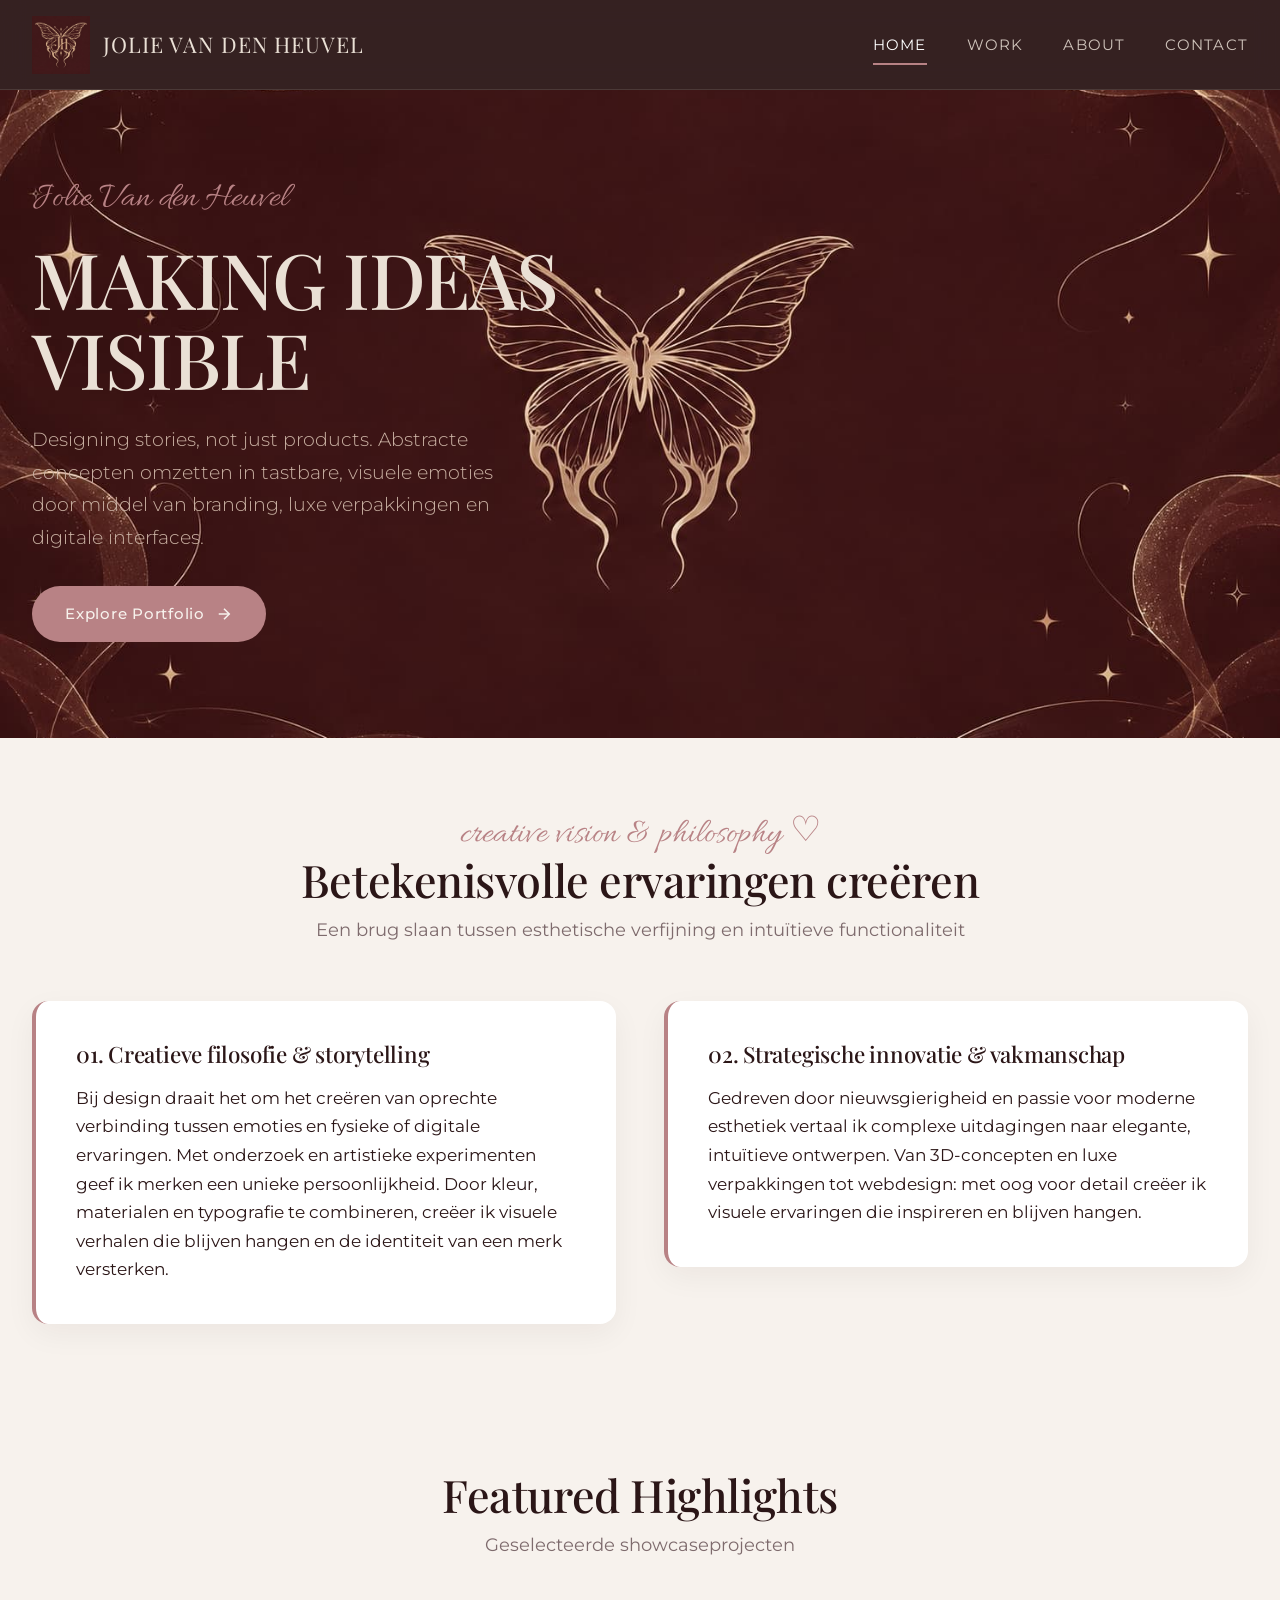
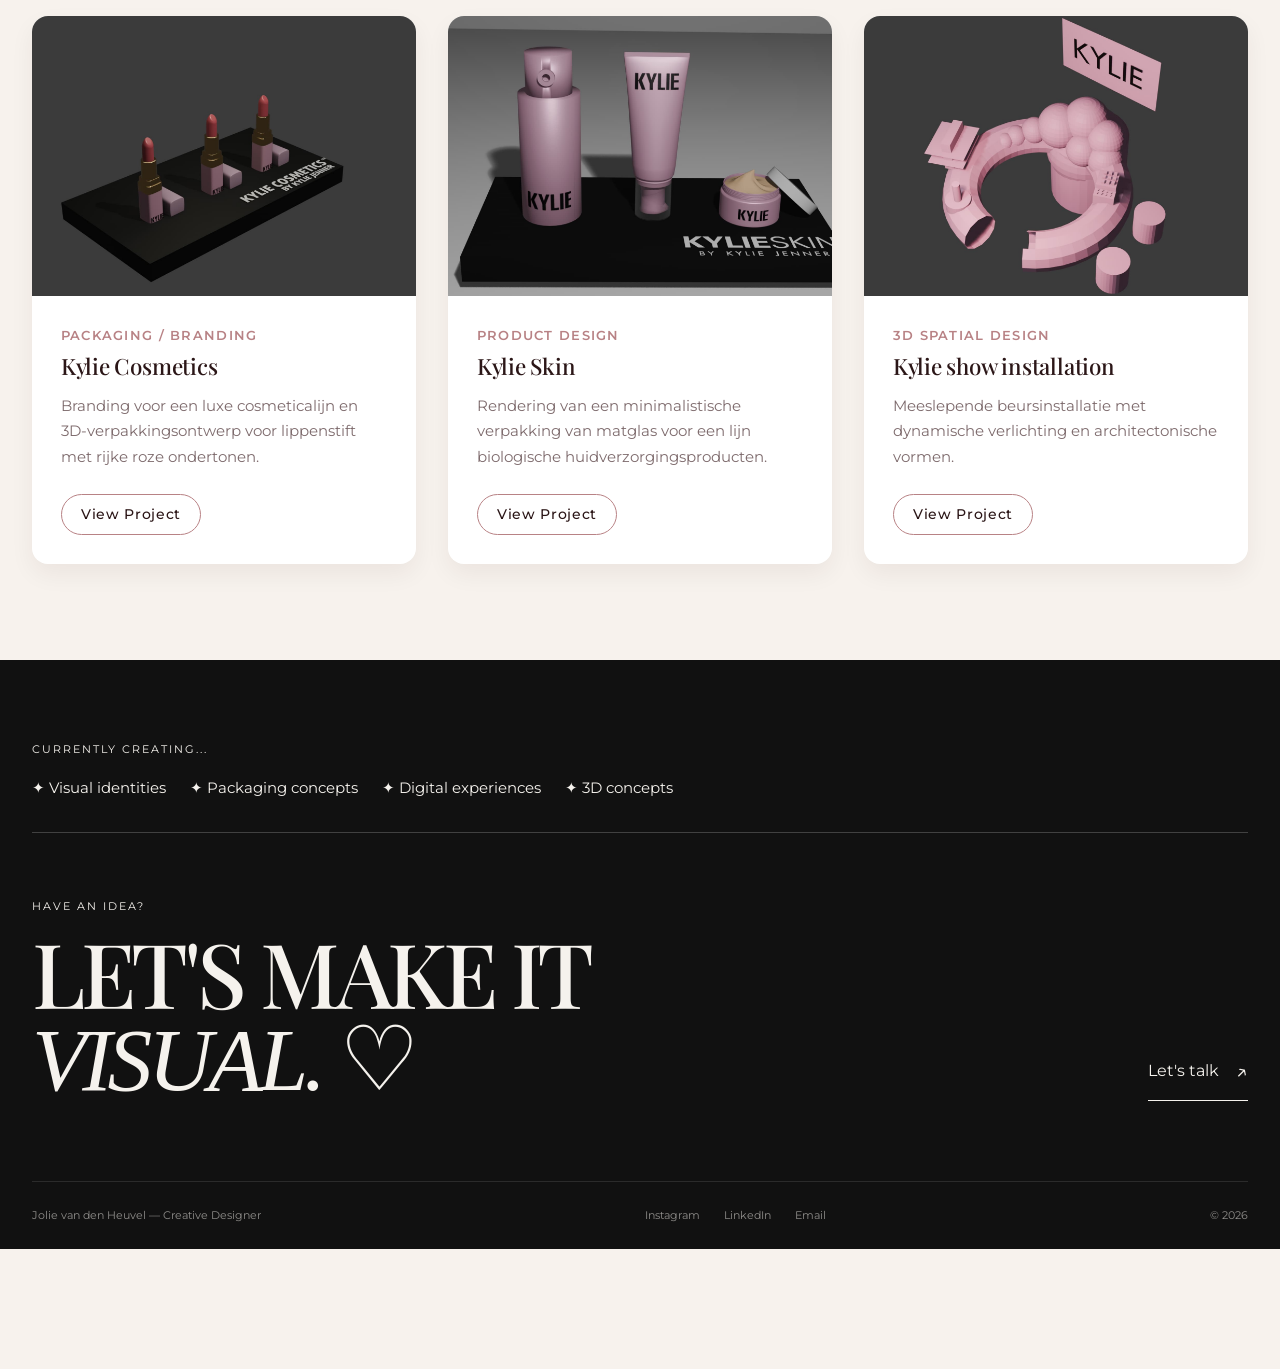
<file: index.html>
<!DOCTYPE html>
<html lang="en">
<head>
  <meta charset="UTF-8">
  <meta name="viewport" content="width=device-width, initial-scale=1.0">
  <title>Jolie Van den Heuvel | Creative Designer</title>
  <meta name="description" content="Portfolio of Jolie Van den Heuvel - Creative Designer specializing in brand identity, packaging design, and digital experiences.">
  <link rel="stylesheet" href="styles.css">
</head>
<body>

  <!-- PROMINENT HEADER WITH LOGO.PNG (All Pages) -->
  <header class="site-header" id="header">
    <div class="container header-inner">
      <a href="index.html" class="brand-logo" title="Jolie Van den Heuvel Logo">
        <img src="logo.new.jpg" alt="Jolie Van den Heuvel Logo">
        <span class="brand-title">Jolie van den Heuvel</span>
      </a>

      <nav class="main-nav" aria-label="Main Navigation">
        <a href="index.html" class="nav-link active">Home</a>
        <a href="work.html" class="nav-link">Work</a>
        <a href="about.html" class="nav-link">About</a>
        <a href="contact.html" class="nav-link">Contact</a>
      </nav>

      <button class="mobile-toggle" id="mobileToggle" aria-label="Toggle Mobile Menu">
        <div class="hamburger-icon">
          <span class="hamburger-bar"></span>
          <span class="hamburger-bar"></span>
          <span class="hamburger-bar"></span>
        </div>
      </button>
    </div>
  </header>

  <!-- MOBILE MENU DRAWER OVERLAY (Wireframe 08) -->
  <div class="mobile-menu-overlay" id="mobileOverlay">
    <button class="mobile-close-btn" id="mobileCloseBtn" aria-label="Close menu">&times;</button>
    <div class="mobile-nav-links">
      <a href="index.html" class="mobile-nav-link active">Home</a>
      <a href="work.html" class="mobile-nav-link">Work</a>
      <a href="about.html" class="mobile-nav-link">About</a>
      <a href="contact.html" class="mobile-nav-link">Contact</a>
    </div>
    <div class="mobile-socials">
      <span>Instagram</span> • <span>Pinterest</span> • <span>LinkedIn</span>
    </div>
  </div>

<!-- HERO SECTION (Wireframe 01) -->
  <section class="hero-dark">
    <div class="container hero-grid">
      <div class="hero-content">
        <span class="hero-eyebrow">Jolie Van den Heuvel</span>
        <h1 class="hero-title">Making Ideas Visible</h1>
        <p class="hero-subtitle">Designing stories, not just products. Abstracte concepten omzetten in tastbare, visuele emoties door middel van branding, luxe verpakkingen en digitale interfaces.</p>
        <a href="work.html" class="btn btn-primary">
          Explore Portfolio
          <svg width="18" height="18" viewBox="0 0 24 24" fill="none" stroke="currentColor" stroke-width="2">
            <line x1="5" y1="12" x2="19" y2="12"></line>
            <polyline points="12 5 19 12 12 19"></polyline>
          </svg>
        </a>
      </div>
    </div>
  </section>

  <!-- CONTENT SECTION: 2 PARAGRAPHS UNDER HERO SECTION (Explicit User Requirement) -->
  <section class="home-intro-section">
    <div class="container">
      <div class="section-header">
        <span class="script-accent">creative vision & philosophy ♡</span>
        <h2 class="section-title">Betekenisvolle ervaringen creëren</h2>
        <p class="section-subtitle">Een brug slaan tussen esthetische verfijning en intuïtieve functionaliteit</p>
      </div>

      <div class="intro-content-grid">
        <!-- Paragraph 1 -->
        <div class="paragraph-card pop-hover">
          <h3>01. Creatieve filosofie & storytelling</h3>
          <p>Bij design draait het om het creëren van oprechte verbinding tussen emoties en fysieke of digitale ervaringen. Met onderzoek en artistieke experimenten geef ik merken een unieke persoonlijkheid. Door kleur, materialen en typografie te combineren, creëer ik visuele verhalen die blijven hangen en de identiteit van een merk versterken.</p>
        </div>

        <!-- Paragraph 2 -->
        <div class="paragraph-card pop-hover">
          <h3>02. Strategische innovatie & vakmanschap</h3>
          <p>Gedreven door nieuwsgierigheid en passie voor moderne esthetiek vertaal ik complexe uitdagingen naar elegante, intuïtieve ontwerpen. Van 3D-concepten en luxe verpakkingen tot webdesign: met oog voor detail creëer ik visuele ervaringen die inspireren en blijven hangen.</p>
        </div>
      </div>
    </div>
  </section>

  <!-- FEATURED WORK PREVIEW GRID -->
  <section style="padding: 4rem 0 6rem 0; background: var(--bg-light);">
    <div class="container">
      <div class="section-header">
        <h2 class="section-title">Featured Highlights</h2>
        <p class="section-subtitle">Geselecteerde showcaseprojecten</p>
      </div>

      <div class="portfolio-grid">
        <!-- Card 1 -->
        <div class="work-card pop-hover">
          <div class="work-card-image">
            <img src="work1_main.jpg" alt="Kylie Cosmetics Lipstick Collection">
          </div>
          <div class="work-card-body">
            <span class="work-card-tag">Packaging / Branding</span>
            <h3 class="work-card-title">Kylie Cosmetics</h3>
            <p class="work-card-desc">Branding voor een luxe cosmeticalijn en 3D-verpakkingsontwerp voor lippenstift met rijke roze ondertonen.</p>
            <a href="work.html" class="btn btn-outline" style="align-self: flex-start; padding: 0.5rem 1.2rem; font-size: 0.85rem;">View Project</a>
          </div>
        </div>

        <!-- Card 2 -->
        <div class="work-card pop-hover">
          <div class="work-card-image">
            <img src="work1_skin.jpg" alt="Velvet Skincare Serum Container">
          </div>
          <div class="work-card-body">
            <span class="work-card-tag">Product Design</span>
            <h3 class="work-card-title">Kylie Skin </h3>
            <p class="work-card-desc">Rendering van een minimalistische verpakking van matglas voor een lijn biologische huidverzorgingsproducten.</p>
            <a href="work.html" class="btn btn-outline" style="align-self: flex-start; padding: 0.5rem 1.2rem; font-size: 0.85rem;">View Project</a>
          </div>
        </div>

        <!-- Card 3 -->
        <div class="work-card pop-hover">
          <div class="work-card-image">
            <img src="work1_stand.jpg" alt="Exhibition Concept Design">
          </div>
          <div class="work-card-body">
            <span class="work-card-tag">3D Spatial Design</span>
            <h3 class="work-card-title">Kylie show installation</h3>
            <p class="work-card-desc">Meeslepende beursinstallatie met dynamische verlichting en architectonische vormen.</p>
            <a href="work.html" class="btn btn-outline" style="align-self: flex-start; padding: 0.5rem 1.2rem; font-size: 0.85rem;">View Project</a>
          </div>
        </div>
      </div>
    </div>
  </section>

  <!-- CREATIVE FOOTER --> <footer class="creative-footer"> <div class="container"> <div class="footer-creating"> <span class="footer-small-label">CURRENTLY CREATING...</span> <div class="creating-items"> <span>✦ Visual identities</span> <span>✦ Packaging concepts</span> <span>✦ Digital experiences</span> <span>✦ 3D concepts</span> </div> </div> <div class="footer-contact"> <div> <span class="footer-small-label">HAVE AN IDEA?</span> <h2>LET'S MAKE IT<br><em>VISUAL.</em> ♡</h2> </div> <a href="contact.html" class="footer-arrow"> Let's talk <span>↗</span> </a> </div> <div class="footer-bottom"> <span>Jolie van den Heuvel — Creative Designer</span> <div class="footer-socials"> <a href="#">Instagram</a> <a href="#">LinkedIn</a> <a href="mailto:yourmail@example.com">Email</a> </div> <span>© 2026</span> </div> </div> </footer>
      </div>
    </div>
  </footer>

  <script src="script.js"></script>
</body>
</html>
</file>
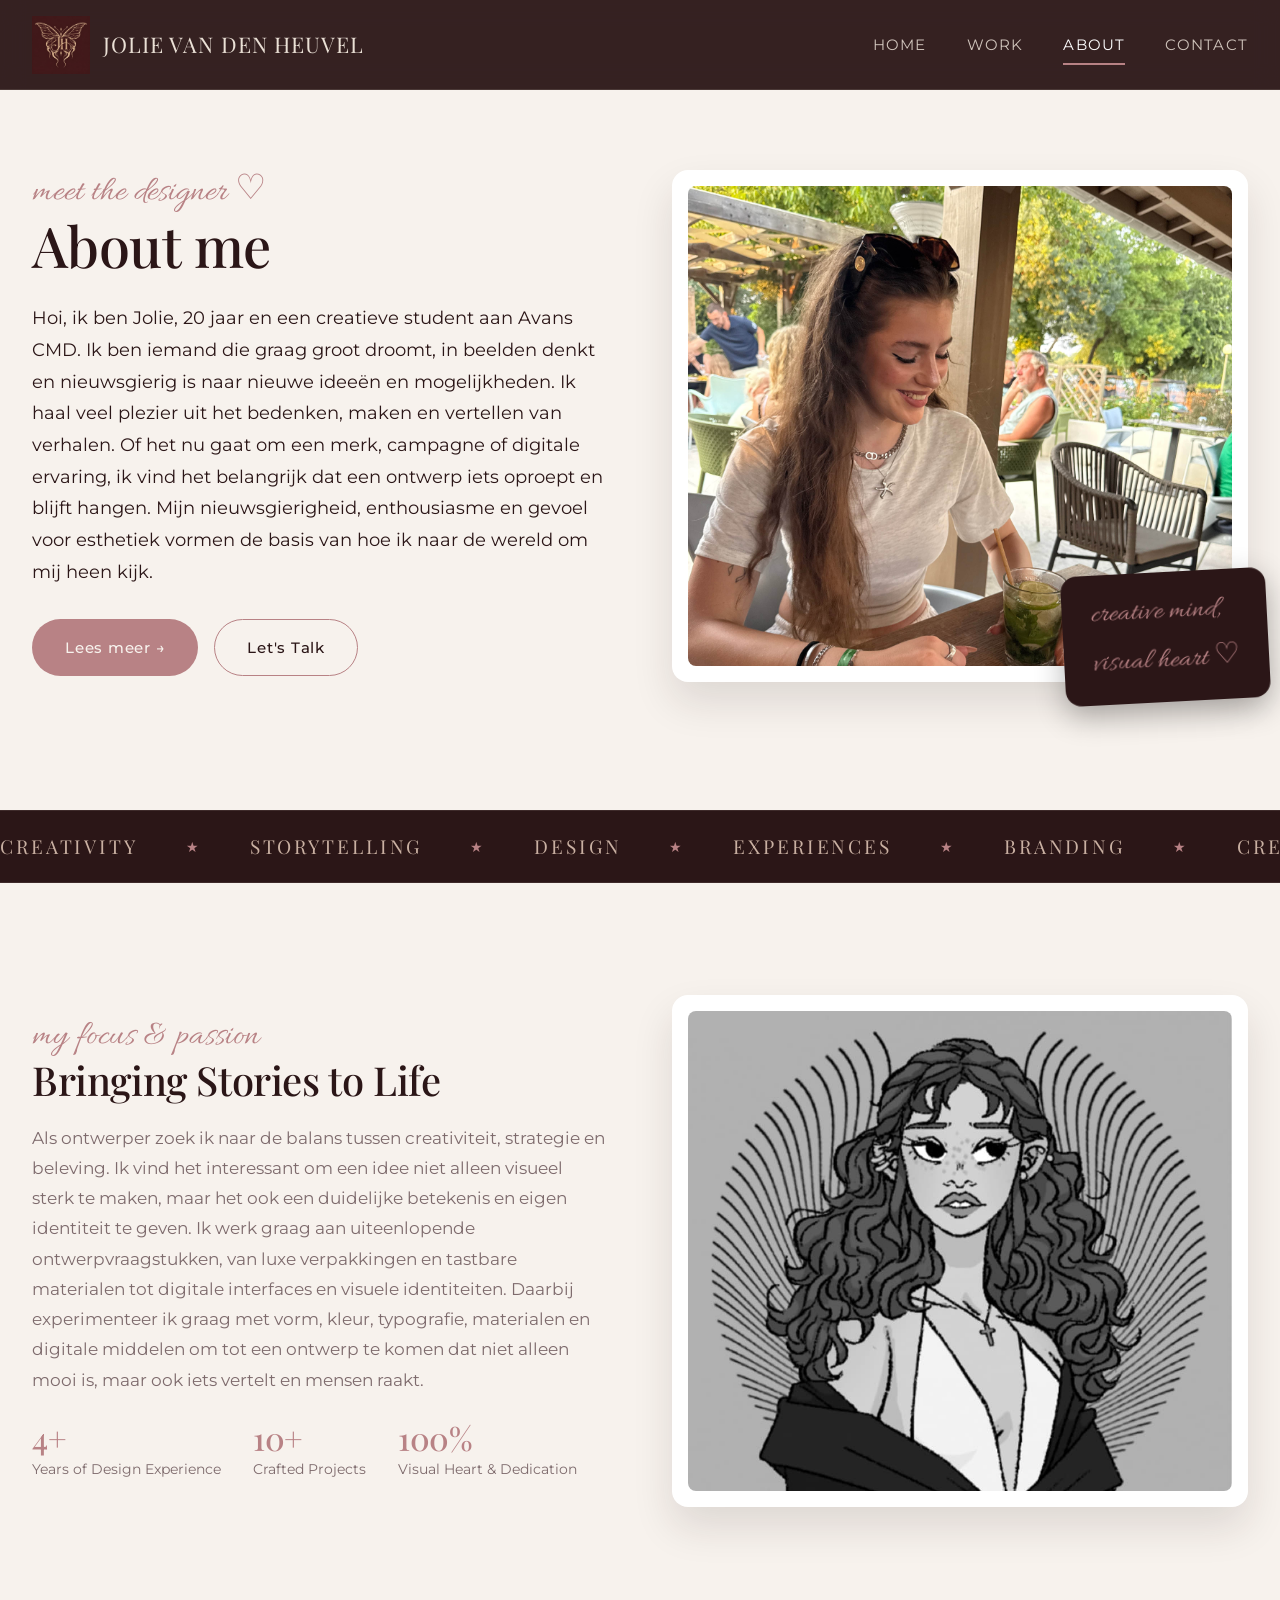
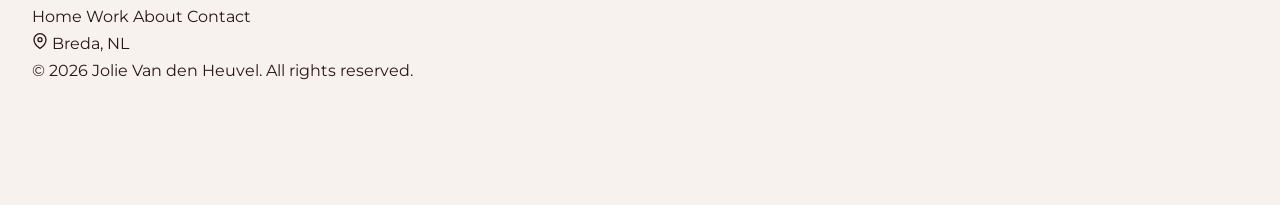
<file: about.html>
<!DOCTYPE html>
<html lang="en">
<head>
  <meta charset="UTF-8">
  <meta name="viewport" content="width=device-width, initial-scale=1.0">
  <title>About Me | Jolie Van den Heuvel</title>
  <meta name="description" content="Learn more about Jolie Van den Heuvel, a 20-year-old creative designer studying Avans CMD with a passion for storytelling and design.">
  <link rel="stylesheet" href="styles.css">
</head>
<body>

  <!-- PROMINENT HEADER WITH LOGO.PNG (All Pages) -->
  <header class="site-header" id="header">
    <div class="container header-inner">
      <a href="index.html" class="brand-logo" title="Jolie Van den Heuvel Logo">
        <img src="logo.new.jpg" alt="Jolie Van den Heuvel Logo">
        <span class="brand-title">Jolie van den Heuvel</span>
      </a>

      <nav class="main-nav" aria-label="Main Navigation">
        <a href="index.html" class="nav-link">Home</a>
        <a href="work.html" class="nav-link">Work</a>
        <a href="about.html" class="nav-link active">About</a>
        <a href="contact.html" class="nav-link">Contact</a>
      </nav>

      <button class="mobile-toggle" id="mobileToggle" aria-label="Toggle Mobile Menu">
        <div class="hamburger-icon">
          <span class="hamburger-bar"></span>
          <span class="hamburger-bar"></span>
          <span class="hamburger-bar"></span>
        </div>
      </button>
    </div>
  </header>

  <!-- MOBILE MENU OVERLAY (Wireframe 08) -->
  <div class="mobile-menu-overlay" id="mobileOverlay">
    <button class="mobile-close-btn" id="mobileCloseBtn" aria-label="Close menu">&times;</button>
    <div class="mobile-nav-links">
      <a href="index.html" class="mobile-nav-link">Home</a>
      <a href="work.html" class="mobile-nav-link">Work</a>
      <a href="about.html" class="mobile-nav-link active">About</a>
      <a href="contact.html" class="mobile-nav-link">Contact</a>
    </div>
    <div class="mobile-socials">
      <span>Instagram</span> • <span>Pinterest</span> • <span>LinkedIn</span>
    </div>
  </div>

  <!-- ABOUT HERO SECTION (Wireframe 02) -->
  <main class="about-hero">
    <div class="container about-grid">

      <!-- Text Column with 1 Paragraph Placeholder -->
      <div class="about-text-col">
        <span class="script-accent">meet the designer ♡</span>
        <h1>About me</h1>

        <!-- 1 PARAGRAPH PLACEHOLDER CONTENT (Explicit Requirement & Wireframe 02 Match) -->
        <p class="about-paragraph">
          Hoi, ik ben Jolie, 20 jaar en een creatieve student aan Avans CMD. Ik ben iemand die graag groot droomt, 
          in beelden denkt en nieuwsgierig is naar nieuwe ideeën en mogelijkheden. Ik haal veel plezier uit het bedenken, 
          maken en vertellen van verhalen. Of het nu gaat om een merk, campagne of digitale ervaring, ik vind het belangrijk 
          dat een ontwerp iets oproept en blijft hangen. Mijn nieuwsgierigheid, enthousiasme en gevoel voor esthetiek vormen de basis van hoe ik naar de wereld om mij heen kijk.
        </p>

        <div style="display: flex; gap: 1rem; align-items: center;">
          <a href="work.html" class="btn btn-primary">
            Lees meer →
          </a>
          <a href="contact.html" class="btn btn-outline">
            Let's Talk
          </a>
        </div>
      </div>

      <!-- Image Column SPECIFICALLY USING me.JPG (Explicit Requirement) -->
      <div class="about-image-col">
        <div class="about-photo-card pop-hover">
          <!-- me.jpg is used specifically here as requested -->
          <img src="me.jpg" alt="Jolie Van den Heuvel - Creative Designer">
        </div>

        <!-- Handwritten Accent Note (Wireframe 02 Match) -->
        <div class="handwritten-tag">
          <span>creative mind,</span>
          <span>visual heart ♡</span>
        </div>
      </div>

    </div>
  </main>

  <!-- SKILLS TICKER / MARQUEE BANNER (Wireframe 02 Bottom) -->
  <section class="ticker-wrap">
    <div class="ticker">
      <div class="ticker-item">CREATIVITY</div>
      <div class="ticker-item">STORYTELLING</div>
      <div class="ticker-item">DESIGN</div>
      <div class="ticker-item">EXPERIENCES</div>
      <div class="ticker-item">BRANDING</div>
      <div class="ticker-item">CREATIVITY</div>
      <div class="ticker-item">STORYTELLING</div>
      <div class="ticker-item">DESIGN</div>
      <div class="ticker-item">EXPERIENCES</div>
      <div class="ticker-item">BRANDING</div>
    </div>
  </section>

  <!-- SECONDARY PORTRAIT & PHILOSOPHY HIGHLIGHT -->
  <section style="padding: 4rem 0 6rem 0; background: var(--bg-light);">
    <div class="container">
      <div class="about-grid">
        <div class="about-photo-card pop-hover" style="order: 2;">
          <img src="avatar.me.jpg" alt="Jolie Van den Heuvel at work">
        </div>
        <div style="order: 1;">
          <span class="script-accent">my focus & passion</span>
          <h2 style="font-size: 2.5rem; color: var(--bg-dark); margin-bottom: 1.2rem;">Bringing Stories to Life</h2>
          <p style="font-size: 1.05rem; color: var(--text-muted); line-height: 1.8; margin-bottom: 1.5rem;">
            Als ontwerper zoek ik naar de balans tussen creativiteit, strategie en beleving. Ik vind het interessant om een idee
            niet alleen visueel sterk te maken, maar het ook een duidelijke betekenis en eigen identiteit te geven. Ik werk graag 
            aan uiteenlopende ontwerpvraagstukken, van luxe verpakkingen en tastbare materialen tot digitale interfaces en visuele identiteiten. 
            Daarbij experimenteer ik graag met vorm, kleur, typografie, materialen en digitale middelen om tot een ontwerp te komen dat niet alleen mooi is, 
            maar ook iets vertelt en mensen raakt.
          </p>
          <div style="display: flex; gap: 2rem; flex-wrap: wrap;">
            <div>
              <h4 style="font-size: 2rem; color: var(--accent-rose); font-family: var(--font-heading);">4+</h4>
              <p style="font-size: 0.9rem; color: var(--text-muted);">Years of Design Experience</p>
            </div>
            <div>
              <h4 style="font-size: 2rem; color: var(--accent-rose); font-family: var(--font-heading);">10+</h4>
              <p style="font-size: 0.9rem; color: var(--text-muted);">Crafted Projects</p>
            </div>
            <div>
              <h4 style="font-size: 2rem; color: var(--accent-rose); font-family: var(--font-heading);">100%</h4>
              <p style="font-size: 0.9rem; color: var(--text-muted);">Visual Heart & Dedication</p>
            </div>
          </div>
        </div>
      </div>
    </div>
  </section>

  <!-- FIXED FOOTER ON EACH PAGE (Explicit Requirement) -->
  <footer class="fixed-footer" id="fixedFooter">
    <div class="container footer-inner">
      <nav class="footer-sitemap" aria-label="Site Map Footer Navigation">
        <a href="index.html" class="sitemap-link">Home</a>
        <a href="work.html" class="sitemap-link">Work</a>
        <a href="about.html" class="sitemap-link active">About</a>
        <a href="contact.html" class="sitemap-link">Contact</a>
      </nav>

      <div class="footer-address">
        <svg width="16" height="16" viewBox="0 0 24 24" fill="none" stroke="currentColor" stroke-width="2"><path d="M21 10c0 7-9 13-9 13s-9-6-9-13a9 9 0 0 1 18 0z"></path><circle cx="12" cy="10" r="3"></circle></svg>
        <span> Breda, NL</span>
      </div>

      <div class="footer-credits">
        © 2026 Jolie Van den Heuvel. All rights reserved.
      </div>
    </div>
  </footer>

  <script src="script.js"></script>
</body>
</html>
</file>
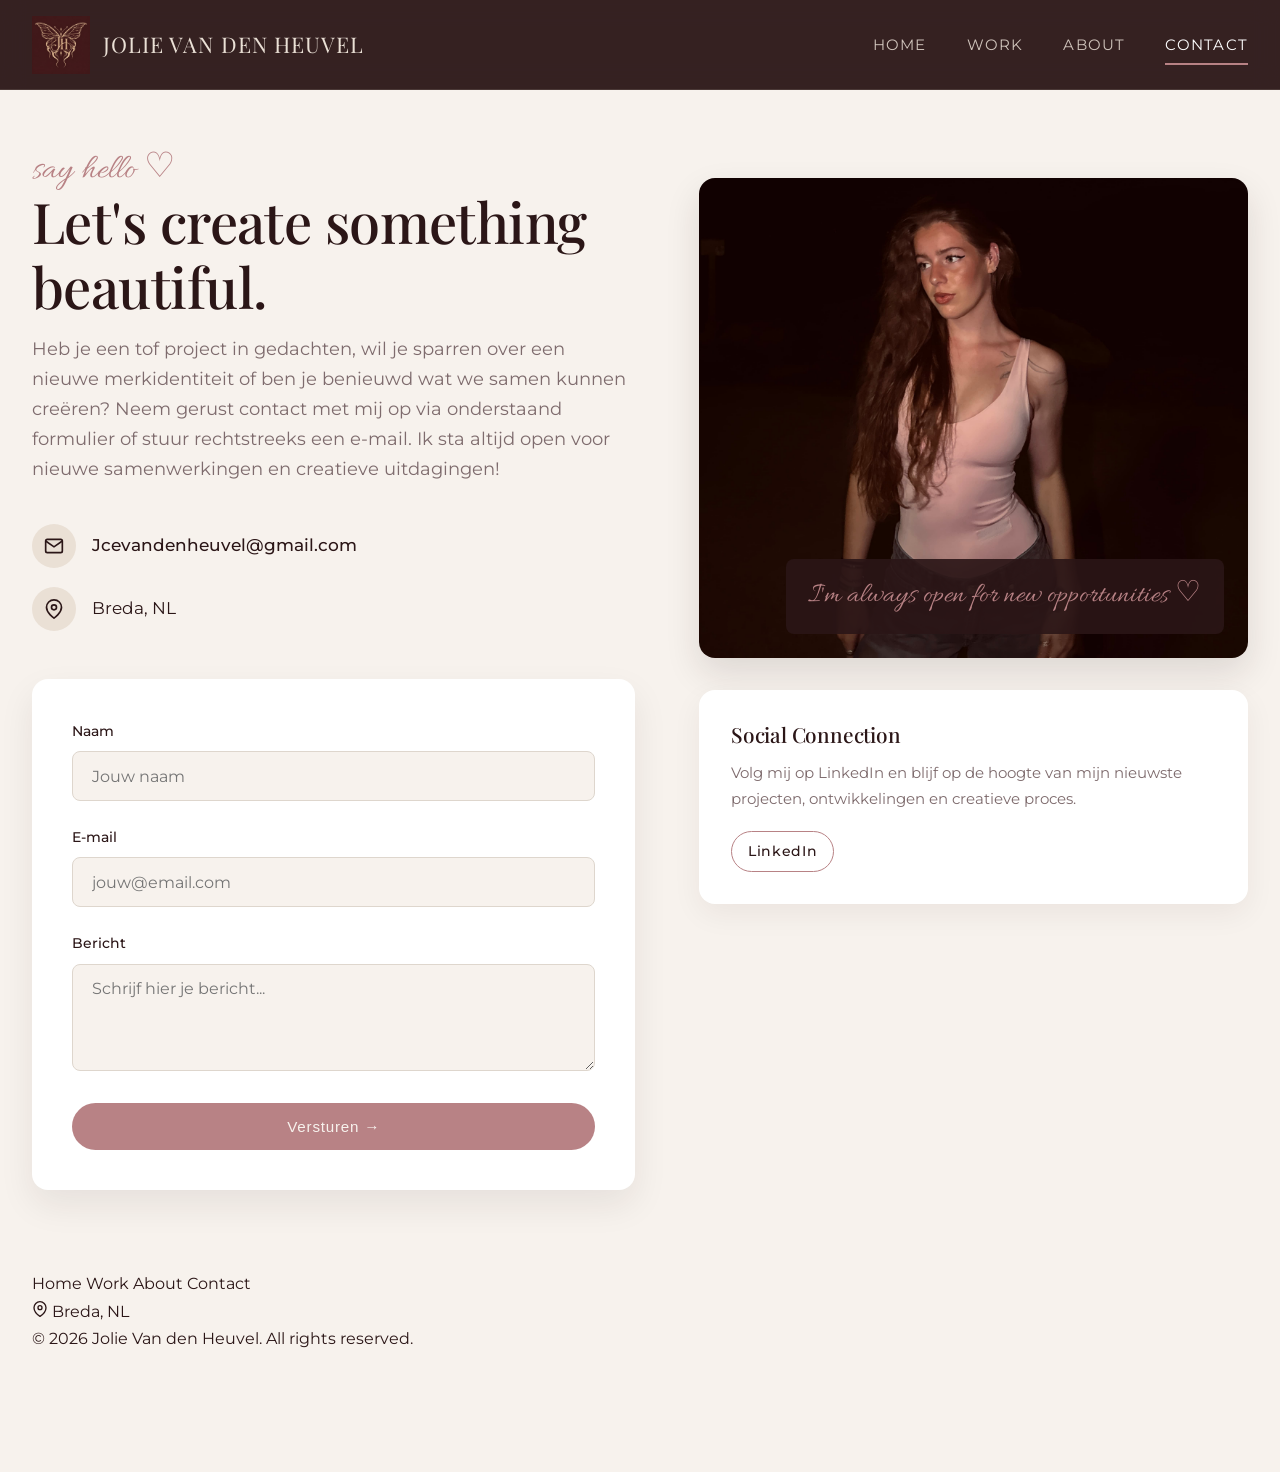
<file: contact.html>
<!DOCTYPE html>
<html lang="en">
<head>
  <meta charset="UTF-8">
  <meta name="viewport" content="width=device-width, initial-scale=1.0">
  <title>Contact | Jolie Van den Heuvel</title>
  <meta name="description" content="Get in touch with Jolie Van den Heuvel for creative design collaborations, brand identities, and packaging inquiries.">
  <link rel="stylesheet" href="styles.css">
</head>
<body>

  <!-- PROMINENT HEADER WITH LOGO.PNG (All Pages) -->
  <header class="site-header" id="header">
    <div class="container header-inner">
      <a href="index.html" class="brand-logo" title="Jolie Van den Heuvel Logo">
        <img src="logo.new.jpg" alt="Jolie Van den Heuvel Logo">
        <span class="brand-title">Jolie van den Heuvel</span>
      </a>

      <nav class="main-nav" aria-label="Main Navigation">
        <a href="index.html" class="nav-link">Home</a>
        <a href="work.html" class="nav-link">Work</a>
        <a href="about.html" class="nav-link">About</a>
        <a href="contact.html" class="nav-link active">Contact</a>
      </nav>

      <button class="mobile-toggle" id="mobileToggle" aria-label="Toggle Mobile Menu">
        <div class="hamburger-icon">
          <span class="hamburger-bar"></span>
          <span class="hamburger-bar"></span>
          <span class="hamburger-bar"></span>
        </div>
      </button>
    </div>
  </header>

  <!-- MOBILE MENU OVERLAY (Wireframe 08) -->
  <div class="mobile-menu-overlay" id="mobileOverlay">
    <button class="mobile-close-btn" id="mobileCloseBtn" aria-label="Close menu">&times;</button>
    <div class="mobile-nav-links">
      <a href="index.html" class="mobile-nav-link">Home</a>
      <a href="work.html" class="mobile-nav-link">Work</a>
      <a href="about.html" class="mobile-nav-link">About</a>
      <a href="contact.html" class="mobile-nav-link active">Contact</a>
    </div>
    <div class="mobile-socials">
      <span>Instagram</span> • <span>Pinterest</span> • <span>LinkedIn</span>
    </div>
  </div>

  <!-- MAIN CONTACT SECTION (Wireframe 05) -->
  <main class="contact-hero">
    <div class="container contact-grid">

      <!-- Left Column: Title, Paragraph, Contact Details, Form -->
      <div class="contact-info-col">
        <span class="script-accent">say hello ♡</span>
        <!-- Title matching Wireframe 05 -->
        <h1>Let's create something beautiful.</h1>

        <!-- 1 PARAGRAPH PLACEHOLDER CONTENT (Explicit Requirement) -->
        <p class="contact-paragraph">
          Heb je een tof project in gedachten, wil je sparren over een nieuwe merkidentiteit of ben je benieuwd wat we samen kunnen creëren? Neem gerust contact met mij op via onderstaand formulier of stuur rechtstreeks een e-mail. Ik sta altijd open voor nieuwe samenwerkingen en creatieve uitdagingen!
        </p>

        <!-- Contact Information List (Wireframe 05) -->
        <div class="contact-meta-list">
          <div class="contact-meta-item">
            <div class="contact-meta-icon">
              <svg width="20" height="20" viewBox="0 0 24 24" fill="none" stroke="currentColor" stroke-width="2"><path d="M4 4h16c1.1 0 2 .9 2 2v12c0 1.1-.9 2-2 2H4c-1.1 0-2-.9-2-2V6c0-1.1.9-2 2-2z"></path><polyline points="22,6 12,13 2,6"></polyline></svg>
            </div>
            <a href="mailto:Jcevandenheuvel@gmail.com" style="font-weight: 500;">Jcevandenheuvel@gmail.com</a>
          </div> 

          <div class="contact-meta-item">
            <div class="contact-meta-icon">
              <svg width="20" height="20" viewBox="0 0 24 24" fill="none" stroke="currentColor" stroke-width="2"><path d="M21 10c0 7-9 13-9 13s-9-6-9-13a9 9 0 0 1 18 0z"></path><circle cx="12" cy="10" r="3"></circle></svg>
            </div>
            <span>Breda, NL</span>
          </div>
        </div>

        <!-- Interactive Contact Form -->
        <form class="contact-form" id="contactForm">
          <div class="form-group">
            <label class="form-label" for="formName">Naam</label>
            <input type="text" id="formName" class="form-input" placeholder="Jouw naam" required>
          </div>

          <div class="form-group">
            <label class="form-label" for="formEmail">E-mail</label>
            <input type="email" id="formEmail" class="form-input" placeholder="jouw@email.com" required>
          </div>

          <div class="form-group">
            <label class="form-label" for="formMessage">Bericht</label>
            <textarea id="formMessage" class="form-textarea" rows="4" placeholder="Schrijf hier je bericht..." required></textarea>
          </div>

          <button type="submit" class="btn btn-primary" style="width: 100%;">
            Versturen →
          </button>
        </form>
      </div>

      <!-- Right Column: Visual Showcase Card & Handwritten Note (Wireframe 05) -->
      <div class="contact-right-col">
        <div class="contact-image-card pop-hover">
          <img src="me2.jpg" alt="Creative Project Showcase">
          <div class="contact-accent-note">
            I'm always open for new opportunities ♡
          </div>
        </div>

        <div class="pop-hover" style="margin-top: 2rem; background: #fff; padding: 2rem; border-radius: var(--radius-md); box-shadow: 0 10px 30px rgba(43, 22, 23, 0.06);">
          <h3 style="font-size: 1.3rem; color: var(--bg-dark); margin-bottom: 0.8rem;">Social Connection</h3>
          <p style="font-size: 0.95rem; color: var(--text-muted); margin-bottom: 1.2rem;">Volg mij op LinkedIn en blijf op de hoogte van mijn nieuwste projecten, ontwikkelingen en creatieve proces.</p>
          <div style="display: flex; gap: 1rem;">
          <a href="https://www.linkedin.com/in/jolie-van-den-heuvel-369847326" target="_blank" rel="noopener noreferrer" class="btn btn-outline" style="padding: 0.5rem 1rem; font-size: 0.85rem;">LinkedIn</a>
        </div>
      
      </div>

    </div>
  </main>

  <!-- FIXED FOOTER ON EACH PAGE (Explicit Requirement) -->
  <footer class="fixed-footer" id="fixedFooter">
    <div class="container footer-inner">
      <nav class="footer-sitemap" aria-label="Site Map Footer Navigation">
        <a href="index.html" class="sitemap-link">Home</a>
        <a href="work.html" class="sitemap-link">Work</a>
        <a href="about.html" class="sitemap-link">About</a>
        <a href="contact.html" class="sitemap-link active">Contact</a>
      </nav>

      <div class="footer-address">
        <svg width="16" height="16" viewBox="0 0 24 24" fill="none" stroke="currentColor" stroke-width="2"><path d="M21 10c0 7-9 13-9 13s-9-6-9-13a9 9 0 0 1 18 0z"></path><circle cx="12" cy="10" r="3"></circle></svg>
        <span>Breda, NL</span>
      </div>

      <div class="footer-credits">
        © 2026 Jolie Van den Heuvel. All rights reserved.
      </div>
    </div>
  </footer>

  <script src="script.js"></script>
</body>
</html>
</file>
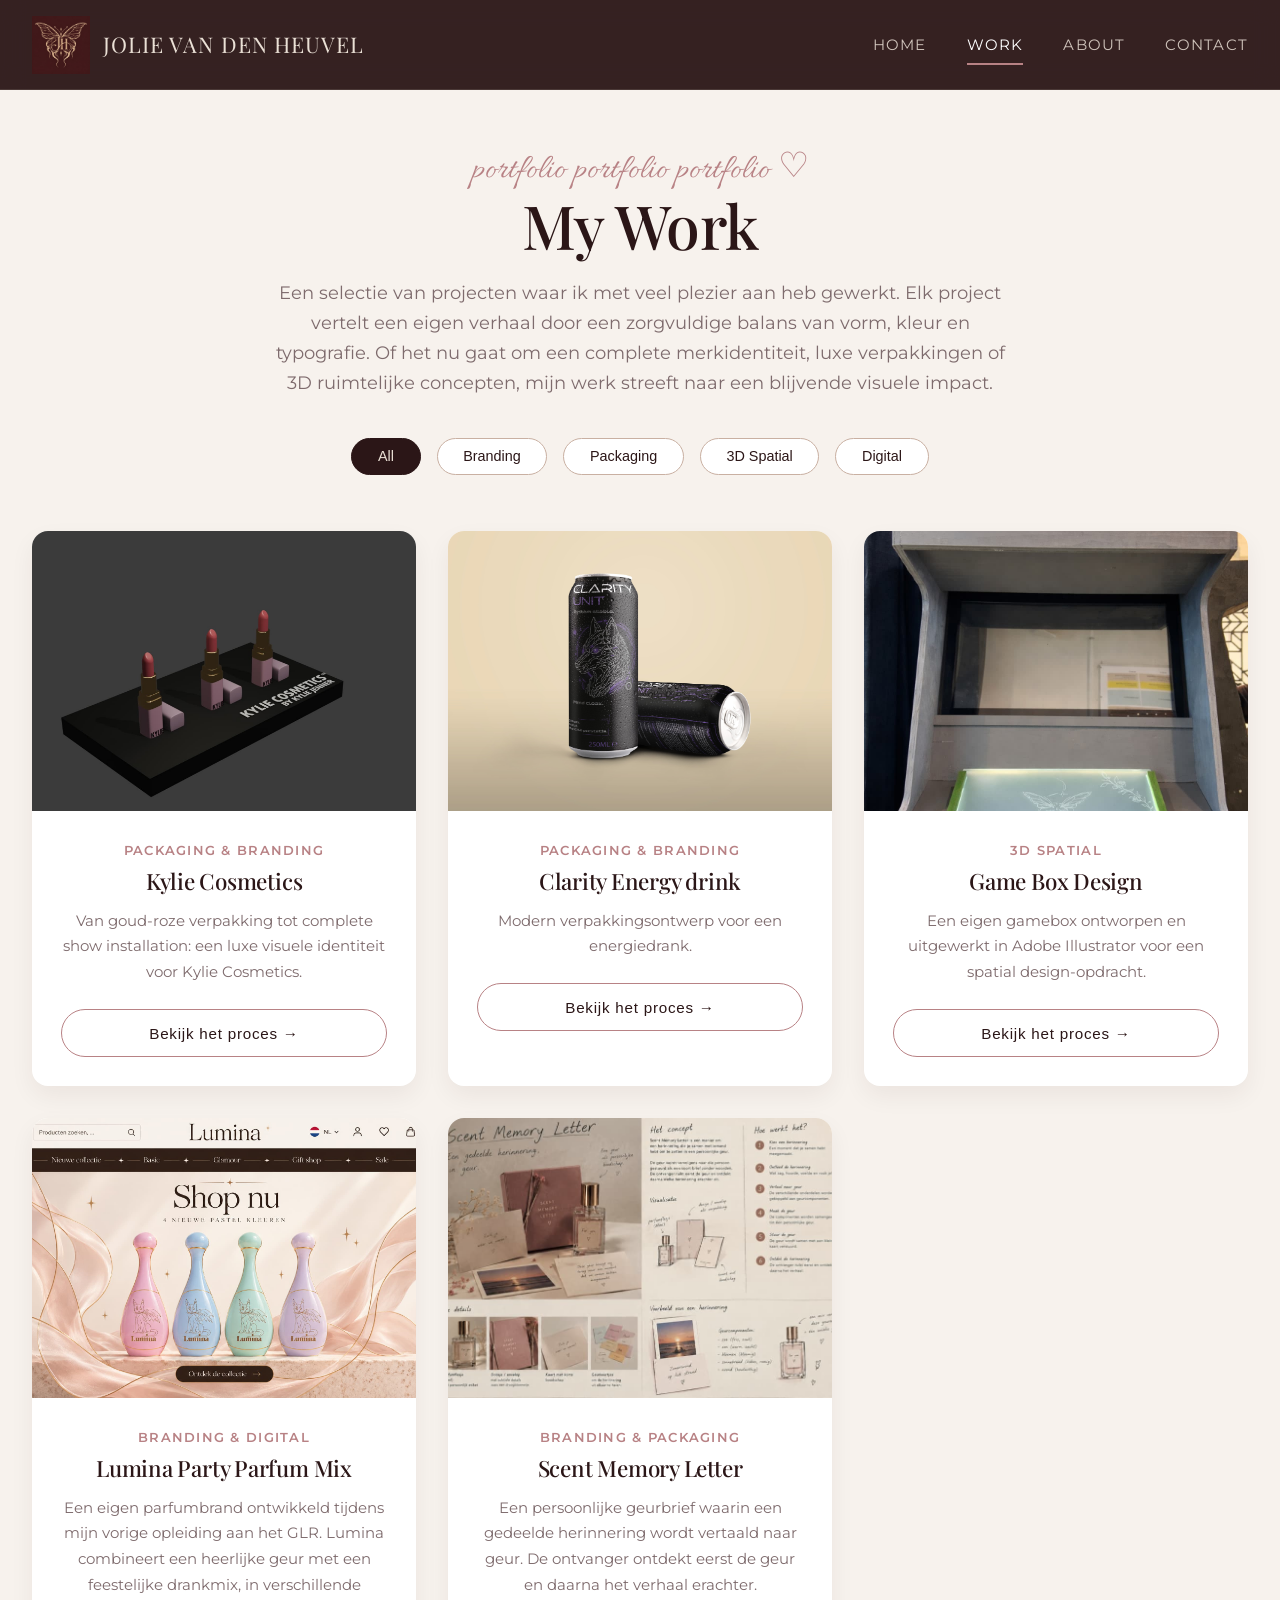
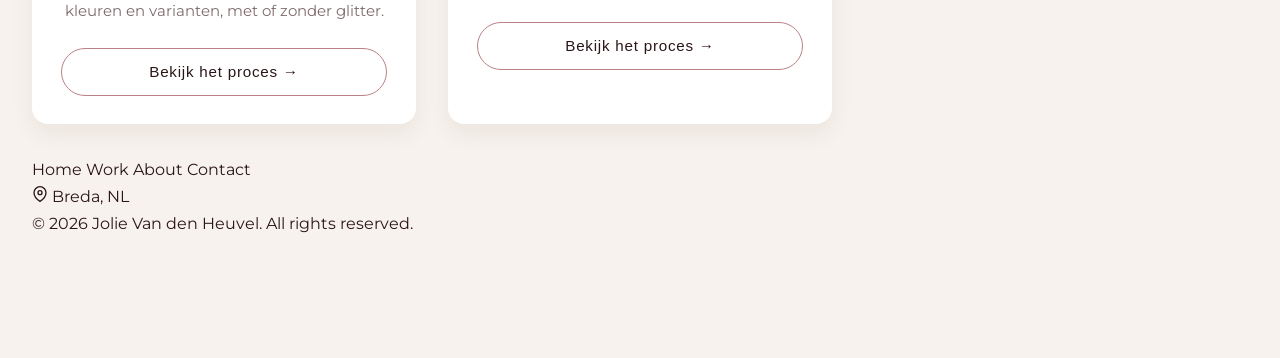
<file: work.html>
<!DOCTYPE html>
<html lang="en">
<head>
  <meta charset="UTF-8">
  <meta name="viewport" content="width=device-width, initial-scale=1.0">
  <title>My Work | Jolie Van den Heuvel</title>
  <meta name="description" content="Explore selected design projects by Jolie Van den Heuvel, spanning branding, luxury packaging, and 3D spatial design.">
  <link rel="stylesheet" href="styles.css">
</head>
<body>

  <!-- PROMINENT HEADER WITH LOGO.PNG (All Pages) -->
  <header class="site-header" id="header">
    <div class="container header-inner">
      <a href="index.html" class="brand-logo" title="Jolie Van den Heuvel Logo">
        <img src="logo.new.jpg" alt="Jolie Van den Heuvel Logo">
        <span class="brand-title">Jolie van den Heuvel</span>
      </a>

      <nav class="main-nav" aria-label="Main Navigation">
        <a href="index.html" class="nav-link">Home</a>
        <a href="work.html" class="nav-link active">Work</a>
        <a href="about.html" class="nav-link">About</a>
        <a href="contact.html" class="nav-link">Contact</a>
      </nav>

      <button class="mobile-toggle" id="mobileToggle" aria-label="Toggle Mobile Menu">
        <div class="hamburger-icon">
          <span class="hamburger-bar"></span>
          <span class="hamburger-bar"></span>
          <span class="hamburger-bar"></span>
        </div>
      </button>
    </div>
  </header>

  <!-- MOBILE MENU OVERLAY (Wireframe 08) -->
  <div class="mobile-menu-overlay" id="mobileOverlay">
    <button class="mobile-close-btn" id="mobileCloseBtn" aria-label="Close menu">&times;</button>
    <div class="mobile-nav-links">
      <a href="index.html" class="mobile-nav-link">Home</a>
      <a href="work.html" class="mobile-nav-link active">Work</a>
      <a href="about.html" class="mobile-nav-link">About</a>
      <a href="contact.html" class="mobile-nav-link">Contact</a>
    </div>
    <div class="mobile-socials">
      <span>Instagram</span> • <span>Pinterest</span> • <span>LinkedIn</span>
    </div>
  </div>

  <!-- MAIN WORK PAGE CONTENT (Wireframe 03) -->
  <main class="work-page-header">
    <div class="container">
      <span class="script-accent">portfolio portfolio portfolio ♡</span>
      <h1>My Work</h1>
      
      <!-- 1 PARAGRAPH PLACEHOLDER CONTENT (Explicit Requirement) -->
      <p class="work-intro-paragraph">
        Een selectie van projecten waar ik met veel plezier aan heb gewerkt. Elk project vertelt een eigen verhaal door een zorgvuldige balans van vorm, kleur en typografie. Of het nu gaat om een complete merkidentiteit, luxe verpakkingen of 3D ruimtelijke concepten, mijn werk streeft naar een blijvende visuele impact.
      </p>

      <!-- Category Filter Tabs -->
      <div class="filter-tabs">
        <button class="filter-btn active" data-filter="all">All</button>
        <button class="filter-btn" data-filter="branding">Branding</button>
        <button class="filter-btn" data-filter="packaging">Packaging</button>
        <button class="filter-btn" data-filter="spatial">3D Spatial</button>
        <button class="filter-btn" data-filter="digital">Digital</button>
      </div>

      <!-- Distributed Images Portfolio Grid -->
      <div class="portfolio-grid" id="workGrid">

        <!-- Project 1 (Kylie Cosmetic Packaging) -->
        <div class="work-card pop-hover" data-category="packaging" onclick="openProjectModal('Kylie Cosmetics', 'Branding & Packaging', 'work1_main.png', 'Branding voor een luxe cosmeticalijn en 3D-verpakkingsontwerp voor lippenstift met rijke roze ondertonen.')">
          <div class="work-card-image">
            <img src="work1_main.jpg" alt="Lumière Cosmetic Packaging">
          </div>
          <div class="work-card-body">
            <span class="work-card-tag">Packaging & Branding</span>
            <h3 class="work-card-title">Kylie Cosmetics</h3>
            <p class="work-card-desc">Van goud-roze verpakking tot complete show installation: een luxe visuele identiteit voor Kylie Cosmetics.</p>
            <button class="btn btn-outline" type="button"
            onclick="event.stopPropagation(); openProjectModal('Kylie Cosmetics', 'Branding & Packaging', 'work1_main.png', 'Branding voor een luxe cosmeticalijn en 3D-verpakkingsontwerp voor lippenstift met rijke roze ondertonen.')">
            Bekijk het proces →
          </button>
          </div>
        </div>

        <!-- Project 2 (Energy drink) -->
        <div class="work-card pop-hover" data-category="packaging" onclick="openEnergyDrinkModal()">
          <div class="work-card-image">
            <img src="blikje.mockup.main.jpg" alt="Energy Drink packaging & branding">
          </div>
          <div class="work-card-body">
            <span class="work-card-tag">Packaging & Branding</span>
            <h3 class="work-card-title">Clarity Energy drink</h3>
            <p class="work-card-desc">Modern verpakkingsontwerp voor een energiedrank.</p>
            <button class="btn btn-outline" type="button"
            onclick="event.stopPropagation(); openEnergyDrinkModal()">
            Bekijk het proces →
          </button>
          </div>
        </div>

       <!-- Project 3 (Game Box Design) -->
<div class="work-card pop-hover"
     data-category="spatial"
     onclick="openGameBoxModal()">

  <div class="work-card-image">
    <img src="design1.jpg" alt="Mijn eigen gamebox design">
  </div>

  <div class="work-card-body">
    <span class="work-card-tag">3D Spatial</span>
    <h3 class="work-card-title">Game Box Design</h3>
    <p class="work-card-desc">
      Een eigen gamebox ontworpen en uitgewerkt in Adobe Illustrator
      voor een spatial design-opdracht.
    </p>
    <button class="btn btn-outline" type="button"
    onclick="event.stopPropagation(); openGameBoxModal()">
    Bekijk het proces →
  </button>
  </div>
</div>

<!-- Project 4 (Lumina Party Parfum Mix) -->
<div class="work-card pop-hover" data-category="branding & digital"
     onclick="openLuminaModal('Lumina Party Parfum Mix', 'Branding & Product Design', 'lumina.png', 'Een eigen parfumbrand ontwikkeld tijdens mijn opleiding aan het GLR, waarin parfum en een feestelijke drankmix samenkomen.')">

  <div class="work-card-image">
    <img src="Luminaweb.jpg" alt="Lumina Party Parfum Mix">
  </div>

  <div class="work-card-body">
    <span class="work-card-tag">Branding & Digital</span>
    <h3 class="work-card-title">Lumina Party Parfum Mix</h3>
    <p class="work-card-desc">
      Een eigen parfumbrand ontwikkeld tijdens mijn vorige opleiding aan het GLR.
      Lumina combineert een heerlijke geur met een feestelijke drankmix,
      in verschillende kleuren en varianten, met of zonder glitter.
    </p>
    <button class="btn btn-outline" type="button"
    onclick="event.stopPropagation(); openLuminaModal()">
    Bekijk het proces →
  </button>
  </div>
</div>

<!-- Project 5 (Scent Memory Letter) -->
<div class="work-card pop-hover" data-category="spatial"
     onclick="openScentMemoryModal()">

  <div class="work-card-image">
    <img src="scentpro.jpg" alt="Scent Memory Letter concept">
  </div>

  <div class="work-card-body">
    <span class="work-card-tag">Branding & Packaging</span>
    <h3 class="work-card-title">Scent Memory Letter</h3>
    <p class="work-card-desc">
      Een persoonlijke geurbrief waarin een gedeelde herinnering
      wordt vertaald naar geur. De ontvanger ontdekt eerst de geur
      en daarna het verhaal erachter.
    </p>
    <button class="btn btn-outline" type="button"
      onclick="event.stopPropagation(); openScentMemoryModal()">
      Bekijk het proces →
    </button>
  </div>
</div>


      </div>
    </div>
  </main>

 <!-- PROJECT SPOTLIGHT MODAL -->
<div class="project-modal-backdrop" id="projectModal">

  <div class="project-case-study">
 <!-- CLOSE BUTTON -->
    <button
      class="project-modal-close"
      id="projectModalClose"
      aria-label="Sluit project"
    >
      &times;
    </button>

    <!-- HEADER -->
    <div class="case-study-header">
      <span class="modal-subtitle" id="modalSubtitle">
        Branding & Packaging
      </span>

      <h2 id="modalTitle">Kylie Cosmetics</h2>

      <p class="case-study-intro" id="modalDesc">

          Tijdens mijn stage kreeg ik de opdracht om een luxe uitstraling te ontwikkelen voor een cosmeticalijn. 
          Hierbij ging het niet alleen om het ontwerpen van de producten en verpakkingen, maar ook om de manier waarop de producten 
          als geheel worden gepresenteerd. Ik onderzocht hoe kleur, vorm, materiaal, branding en ruimtelijke presentatie samen een herkenbare en 
          premium uitstraling kunnen creëren. 

        <br><br>

          Voor dit project werkte ik aan drie onderdelen: een lippenstiftlijn, een Kylie Skin-lijn en een 3D show 
          installation waarin de verschillende producten samenkomen. Door deze onderdelen te combineren ontstond een 
          compleet beeld van hoe de branding niet alleen op de verpakking, maar ook in de fysieke presentatie terugkomt.
       <p>
    </div>


    <!-- HERO IMAGE -->
    <div class="case-study-hero">
    <img src="Work1_poster1.0.jpg" alt="Kylie Cosmetics">
    </div>


    <!-- CONCEPT -->
    <section class="case-study-section">

      <div class="case-study-text">

        <span class="case-study-label">01 — Lippenstift lijn</span>

        <h3>Een luxe uitstraling met een zachte touch</h3>

        <p>
          Voor de lippenstiftlijn ontwikkelde ik een visuele identiteit en bijpassende verpakking. 
          Het uitgangspunt was om een elegante, vrouwelijke uitstraling te combineren met een moderne en herkenbare vormgeving.


        </p>

        <p>
          Ik onderzocht hierbij kleur, typografie, materiaal en vorm en vertaalde deze 
          keuzes vervolgens naar een 3D-verpakking. Zo kon ik niet alleen het ontwerp van de 
          verpakking bepalen, maar ook experimenteren met hoe het product eruitziet wanneer het daadwerkelijk wordt gepresenteerd.
        </p>

      </div>

    </section>


    <!-- TWO IMAGES -->
    <section class="case-study-images two-images">

      <img
        src="work1_main.jpg"
        alt="Kylie Cosmetics ontwerp"
      >

      <img
        src="work1_main2.jpg"
        alt="Kylie Cosmetics verpakking"
      >

    </section>


    <!-- DESIGN -->
    <section class="case-study-section">

      <div class="case-study-text narrow">

        <span class="case-study-label">02 — Kylie Skin lijn</span>
        

        <h3>Van idee naar een samenhangende lijn</h3>

        <p>
        Naast de lippenstiften werkte ik een bijpassende Kylie Skin-lijn uit. 
        Hierbij was het belangrijk dat de producten dezelfde herkenbare uitstraling kregen,
        maar tegelijkertijd hun eigen identiteit behielden.
        </p>

        </p>
        Ik experimenteerde met verschillende vormen, roze tinten, materialen en verpakkingsstijlen.
        Door deze varianten uit te werken in 3D kon ik beter beoordelen hoe de producten samen op een shelf zouden 
        functioneren en welke combinatie het meest luxe en samenhangend aanvoelde.

        </p>


        </p>

      </div>

    </section>


    <!-- TWO IMAGES -->
      <section class="case-study-images two-images">

      <img
        src="work1_skin.jpg"
        alt="Kylie Cosmetics ontwerp"
      >

      <img
        src="work1_skin2.jpg"
        alt="Kylie Cosmetics verpakking"
      >

    </section>
   


    <!-- FINAL RESULT -->
<section class="case-study-section final-section">

  <div class="final-text">

    <span class="case-study-label">03 — Final Show Installation</span>

    <h3>Alles bij elkaar tot een geheel.</h3>

    <p>
      Als afsluiting vertaalde ik de branding en producten naar een volledige show installation.
      In Blender bouwde ik een 3D-omgeving waarin de verschillende producten samen worden gepresenteerd.
    </p>

    <p>
      Hierbij keek ik niet alleen naar de producten zelf, maar juist naar de 
      totale uitstraling: de opstelling, verlichting, materialen, kleur en de manier waarop 
      de aandacht naar de producten wordt geleid. Zo werd het ontwerp uiteindelijk meer dan alleen een 
      verpakking en ontstond er een complete visuele ervaring rondom het merk.
    </p>

  </div>

  <!-- THREE IMAGES -->
  <section class="case-study-images three-images">

    <img
      src="work1_stand.jpg"
      alt="Packaging view 1"
    >

    <img
      src="work1_stand2.jpg"
      alt="Packaging view 2"
    >

    <img
      src="work1_stand3.jpg"
      alt="Packaging view 3"
    >

  </section>

  <a href="contact.html" class="btn btn-primary">
    Inquire About Similar Work →
  </a>

</section>

 </div>

  </div>
<!-- ENERGY DRINK PROJECT MODAL -->
<div class="project-modal-backdrop" id="energyDrinkModal">

  <div class="project-case-study">

    <button
      class="project-modal-close"
      id="energyDrinkModalClose"
      type="button"
      aria-label="Sluit project"
    >
      &times;
    </button>

    <div class="case-study-header">

      <span class="modal-subtitle">
        Branding & Packaging
      </span>

      <h2>Clarity Energy Drink</h2>

      <p class="case-study-intro">
        Een energy drink-concept ontwikkeld rondom mentale prestatie.
         In plaats van alleen energie en fysieke kracht centraal te zetten, 
         richt de branding zich op stress, focus, concentratie en het helder houden van de geest.

        <br><br>

        Het concept combineert een krachtige wolf als symbool met een technische, 
        AI-achtige beeldtaal vanuit het kernwoord machinaal.
      </p>

    </div>

    <div class="case-study-hero">
      <img
        src="blikje.mockup.main.jpg"
        alt="Energy Drink verpakking"
      >
    </div>

    <section class="case-study-section">

      <div class="case-study-text">

        <span class="case-study-label">
          01 — Concept & Branding
        </span>

        <h3>Een krachtige uitstraling voor een energiedrank</h3>

        <p>
          De branding is opgebouwd rondom het idee van een mentaal systeem dat
           onder druk optimaal moet blijven functioneren. De wolf staat hierbij symbool voor focus, 
           alertheid en controle. Deze symboliek heb ik gecombineerd met een technische en bijna machinale vormtaal, 
           geïnspireerd door AI en digitale systemen.

Zo ontstond een energy drink-identiteit die niet alleen draait om energie, 
maar vooral om mentale scherpte en prestatie. De visuele stijl voelt technisch, 
gecontroleerd en futuristisch aan, passend bij het woord machinaal.
        </p>

      </div>

    </section>

    <section class="case-study-images two-images">

      <img
        src="blikje.poster.jpg"
        alt="Energy Drink blikje"
      >

      <img
        src="blikje.poster.mockup.jpg"
        alt="Energy Drink poster"
      >

    </section>

    <section class="case-study-section final-section">

      <div class="final-text">

        <span class="case-study-label">
          02 — Poster & Visual Identity
        </span>

        <h3>Van verpakking naar complete presentatie</h3>

        <p>
          Vanuit de branding heb ik een poster ontwikkeld waarin de combinatie van menselijke mentale prestaties en een technisch systeem centraal staat. De wolf en AI-geïnspireerde vormen komen samen in één krachtig beeld.


        </p>

        <p>
          De quote “SYSTEM STABLE, MIND CLEAR” vat het concept samen: wanneer het systeem stabiel blijft, ontstaat er ruimte voor een heldere en gefocuste geest. De poster vertaalt daarmee de kern van het energy drink-concept naar een visueel statement.
        </p>

      </div>

    </section>
    </div>
    </div>


<!-- GAME BOX DESIGN MODAL -->
<div class="project-modal-backdrop" id="gameBoxModal">
  <div class="project-case-study">

    <button
      class="project-modal-close"
      id="gameBoxModalClose"
      type="button"
      aria-label="Sluit Game Box project">
      &times;
    </button>

    <div class="case-study-header">
      <span class="modal-subtitle">Spatial Design · Graphic Design</span>
      <h2>Game Box Design</h2>
      <p class="case-study-intro">
        Voor een spatial design-opdracht heb ik een eigen gamebox
        ontworpen en uitgewerkt in Adobe Illustrator. Ik heb hierbij
        nagedacht over de vormgeving, de grafische elementen en de
        uitstraling van het ontwerp.
      </p>
    </div>

    <div class="case-study-hero">
      <img src="design1.jpg" alt="Mijn eigen gamebox design">
    </div>

    <section class="case-study-section">
      <div class="case-study-text">
        <span class="case-study-label">01 — Het concept</span>
        <h3>Een eigen gamebox ontwerpen</h3>

        <p>
          Voor deze opdracht kreeg ik de ruimte om een eigen gamebox
          te ontwerpen. Ik heb mijn ideeën uitgewerkt in Adobe
          Illustrator en keuzes gemaakt in de vormgeving en grafische
          elementen.
        </p>

        <p>
          Daarbij heb ik gekeken hoe de verschillende onderdelen
          samen één herkenbaar ontwerp vormen en bijdragen aan de
          uitstraling van de gamebox.
        </p>
      </div>
    </section>

    <section class="case-study-images two-images">
      <img src="kleur1.jpg" alt="Extra aanzicht van mijn gamebox design">
    </section>

    <section class="case-study-section final-section">
      <div class="final-text">
        <span class="case-study-label">02 — Het ontwerp</span>
        <h3>Van idee naar uitgewerkt design</h3>

        <p>
          Door de gamebox zelf in Illustrator uit te werken, kon ik
          de vormgeving en details bepalen. Ik heb gekeken hoe de
          verschillende onderdelen bij elkaar passen en samen de
          sfeer van het eindresultaat bepalen.
        </p>

        <p>
          Het resultaat is een persoonlijk ontwerp waarin mijn eigen
          ideeën en grafische keuzes samenkomen.
        </p>
      </div>
    </section>

  </div>
</div>
<!-- LUMINA PARTY PARFUM MIX MODAL -->
<div class="project-modal-backdrop" id="luminaModal">
  <div class="project-case-study">

    <button class="project-modal-close"
            id="luminaModalClose"
            type="button"
            aria-label="Sluit Lumina project">
      &times;
    </button>

    <!-- INTRODUCTIE -->
    <div class="case-study-header">
      <span class="modal-subtitle">Branding & Product Design</span>
      <h2>Lumina Party Parfum Mix</h2>

      <p class="case-study-intro">
        Tijdens mijn vorige opleiding aan het Grafisch Lyceum Rotterdam (GLR)
        heb ik mijn eigen parfumbrand ontwikkeld: Lumina, wat staat voor
        'het bloeiende licht'. Met dit concept wilde ik parfum en een
        feestelijke drankmix samenbrengen in één herkenbare merkbeleving.

        <br><br>

        Het idee is ontstaan vanuit de combinatie van lekker ruiken,
        jezelf zelfverzekerd voelen en je klaarmaken voor een avond uit.
        Met verschillende kleuren, varianten en opties met of zonder glitter
        krijgt het concept een feestelijke en persoonlijke uitstraling.
      </p>
    </div>

    <!-- GROTE STARTAFBEELDING -->
    <div class="case-study-hero">
      <img src="Luminaweb.jpg" alt="Lumina Party Parfum Mix">
    </div>

    <!-- 01 CONCEPT -->
    <section class="case-study-section">
      <div class="case-study-text">
        <span class="case-study-label">01 — Het concept</span>
        <h3>Het bloeiende licht</h3>

        <p>
          Lumina draait om het combineren van parfum en een feestelijke
          drankmix. Ik wilde een concept ontwikkelen dat verder gaat dan
          alleen een geur of drankje en aansluit bij de beleving van
          uitgaan en festivals.
        </p>

        <p>
          Het idee is dat de gebruiker een geur kiest die bij hen past,
          terwijl de verschillende kleuren en glittervarianten bijdragen
          aan de feestelijke uitstraling. De combinatie vormt de basis
          van mijn eigen merkconcept.
        </p>
      </div>
    </section>

    <!-- 02 BRANDING -->
    <section class="case-study-section">
      <div class="case-study-text narrow">
        <span class="case-study-label">02 — Branding & doelgroep</span>
        <h3>Een merk voor een avond uit</h3>

        <p>
          Bij het ontwikkelen van Lumina heb ik nagedacht over hoe ik
          het merk kan onderscheiden van concurrenten. De combinatie
          van parfum, drank en een feestelijke uitstraling vormt daarbij
          het uitgangspunt.
        </p>

        <p>
          De doelgroep bestaat uit mensen van ongeveer 17 tot 40 jaar
          die geïnteresseerd zijn in uitgaan en festivals. Naast het
          hoofdconcept bedacht ik aanvullende merchandise, zoals brillen
          en truien, om de merkbeleving verder uit te breiden.
        </p>
      </div>
    </section>

    <!-- TWEE FOTO'S NAAST ELKAAR -->
    <section class="case-study-images two-images">
      <img src="Luminaweb.jpg" alt="Lumina ontwerp en branding">
      <img src="Luminainstpng.jpg" alt="Lumina visuele uitwerking">
    </section>

    <!-- 03 UITINGEN -->
    <section class="case-study-section">
      <div class="case-study-text">
        <span class="case-study-label">03 — Visuele uitingen</span>
        <h3>Van merkidee naar presentatie</h3>

        <p>
          Om Lumina als merk herkenbaar te maken, heb ik verschillende
          uitingen bedacht. Posters zorgen voor een visuele presentatie
          van het concept. Daarnaast is een website bedoeld voor
          bestellingen en vormt Instagram een kanaal om het merk
          en de producten onder de aandacht te brengen.
        </p>

        <p>
          Door de verschillende uitingen samen te brengen, ontstaat
          een samenhangende merkidentiteit die op meerdere momenten
          en via verschillende kanalen herkenbaar kan zijn.
        </p>
      </div>
    </section>

    <!-- DRIE FOTO'S NAAST ELKAAR -->
    <section class="case-study-images three-images">
      <img src="poster1Lum.jpg" alt="Lumina posterontwerp">
      <img src="poster2Lu.jpg" alt="Lumina merkuitwerking">
      <img src="verpakkingLu.jpg" alt="Lumina visuele presentatie">
    </section>

    <!-- AFSLUITING -->
    <section class="case-study-section final-section">
      <div class="final-text">
        <span class="case-study-label">04 — Het eindresultaat</span>
        <h3>Een eigen merk met een eigen beleving</h3>

        <p>
          Met Lumina heb ik tijdens mijn opleiding aan het GLR een
          eigen merkconcept ontwikkeld waarin parfum, drank en de
          beleving van uitgaan samenkomen. Daarbij heb ik nagedacht
          over de doelgroep, de onderscheidende eigenschappen en
          de verschillende manieren waarop het merk gepresenteerd kan worden.
        </p>

        <p>
          Het project gaf mij de mogelijkheid om mijn eigen idee te
          vertalen naar een merk met een herkenbaar concept en
          verschillende mogelijke uitingen.
        </p>
      </div>
    </section>

  </div>
</div>
<!-- SCENT MEMORY LETTER MODAL -->
<div class="project-modal-backdrop" id="scentMemoryModal">
  <div class="project-case-study">

    <button class="project-modal-close"
            id="scentMemoryModalClose"
            type="button"
            aria-label="Sluit Scent Memory Letter">
      &times;
    </button>

    <!-- INTRODUCTIE -->
    <div class="case-study-header">
      <span class="modal-subtitle">Concept Design · Experience Design</span>
      <h2>Scent Memory Letter</h2>

      <p class="case-study-intro">
        Een gedeelde herinnering, vertaald naar geur. Met Scent Memory
        Letter heb ik een concept ontwikkeld waarmee je een persoonlijk
        moment met iemand kunt delen zonder het meteen in woorden uit te
        leggen. De geur wordt als het ware een brief: een boodschap die
        je eerst kunt ervaren en daarna pas volledig ontdekt.

        <br><br>

        Een foto laat zien hoe een moment eruitzag en tekst vertelt wat
        er gebeurde. Geur kan juist helpen om de sfeer en het gevoel van
        dat moment terug te brengen. Daarom staat bij dit concept niet
        alleen het product centraal, maar vooral de herinnering die je
        ermee wilt overbrengen.
      </p>
    </div>

    <!-- HOOFDFOTO -->
    <div class="case-study-hero">
      <img src="scentpro.jpg" alt="Scent Memory Letter totaalconcept">
    </div>

    <!-- 01 HET CONCEPT -->
    <section class="case-study-section">
      <div class="case-study-text">
        <span class="case-study-label">01 — Het concept</span>
        <h3>Een herinnering die je kunt ruiken</h3>

        <p>
          Iedereen heeft momenten die bijzonder zijn, maar die soms
          moeilijk uit te leggen zijn. Denk aan een vakantie, een
          eerste ontmoeting of een klein moment dat je samen met iemand
          hebt meegemaakt. Met Scent Memory Letter vertaal je de sfeer
          van zo'n herinnering naar een persoonlijke geur.
        </p>

        <p>
          De geur wordt naar de persoon gestuurd met wie je de herinnering
          deelt. De ontvanger krijgt niet meteen het hele verhaal, maar
          ruikt eerst de geur en ontdekt zelf waar deze aan doet denken.
          Daarna wordt de herinnering of boodschap onthuld.
        </p>
      </div>
    </section>

    <!-- TWEE FOTO'S NAAST ELKAAR -->
    <section class="case-study-images two-images">
      <img src="scentcon.jpg" alt="Scent Memory Letter verpakking">
      <img src="scentpro.jpg" alt="Scent Memory Letter geurconcept">
    </section>

    <!-- 02 VAN HERINNERING NAAR GEUR -->
    <section class="case-study-section">
      <div class="case-study-text narrow">
        <span class="case-study-label">02 — Van herinnering naar geur</span>
        <h3>Een persoonlijk verhaal in geurcomponenten</h3>

        <p>
          Het proces begint met het kiezen van een herinnering. Vervolgens
          haal je de belangrijkste elementen uit dat moment, zoals de
          plaats, het gevoel, de kleuren, de sfeer en eventuele associaties.
          Deze elementen vertaal je naar geurcomponenten die samen de
          herinnering vertegenwoordigen.
        </p>

        <p>
          Denk bijvoorbeeld aan zee, zon, bloemen, zonnebrand of houtachtige
          geuren. Door deze geuren bewust te combineren, ontstaat een
          persoonlijke geur die verwijst naar een moment dat voor de
          maker betekenisvol is.
        </p>

        <p>
          Het interessante is dat de maker en ontvanger niet altijd
          hetzelfde uit de geur halen. Waar de maker aan een vakantie
          denkt, kan de ontvanger juist een andere gedeelde herinnering
          herkennen. Juist dat verschil maakt het concept persoonlijk
          en verrassend.
        </p>
      </div>
    </section>

    <!-- 03 HET ONTWERP -->
    <section class="case-study-section">
      <div class="case-study-text">
        <span class="case-study-label">03 — Het ontwerp</span>
        <h3>Een brief zonder woorden</h3>

        <p>
          Om de geur tastbaar te maken, bestaat het concept uit een
          parfumflesje, een doosje of envelop, een kaart met een korte
          boodschap en geurkaartjes. De verpakking vormt het eerste
          contactmoment en maakt het ontvangen van de geur onderdeel
          van de ervaring.
        </p>

        <p>
          De geurkaartjes helpen om de herinnering en de bijbehorende
          geuren te ontdekken. Het persoonlijke kaartje geeft ruimte
          om een boodschap mee te sturen, zonder de herinnering meteen
          volledig te onthullen.
        </p>
      </div>
    </section>

    <!-- EERSTE RIJ VAN VIER FOTO'S -->
    <section class="case-study-images four-images">
      <img src="scentall.jpg" alt="Scent Memory Letter parfumflesje">
      <img src="scentallopen.jpg" alt="Scent Memory Letter doosje en envelop">
      <img src="scentfoto.jpg"Scent Memory Letter persoonlijke kaart">
      <img src="scentdoos.jpg" alt="Scent Memory Letter geurkaartjes">
    </section>

    <!-- 04 HOE WERKT HET -->
    <section class="case-study-section">
      <div class="case-study-text">
        <span class="case-study-label">04 — De ervaring</span>
        <h3>Van versturen tot herinneren</h3>

        <p>
          De ontvanger krijgt de geur zonder direct te weten welk
          verhaal erachter zit. Door eraan te ruiken, ontstaat ruimte
          voor eigen associaties en herinneringen. Daarna wordt de
          persoonlijke boodschap onthuld en kan de geur aan het
          oorspronkelijke moment worden gekoppeld.
        </p>

        <p>
          Zo wordt het ontvangen van een brief iets interactiefs:
          je ruikt, denkt na, ontdekt en verbindt de geur uiteindelijk
          aan een verhaal. Scent Memory Letter maakt een herinnering
          op een andere manier voelbaar en geeft een persoonlijk
          bericht een extra betekenislaag.
        </p>
      </div>
    </section>

    <!-- TWEEDE RIJ VAN VIER FOTO'S -->
    <section class="case-study-images four-images">
      <img src="scentev1.jpg" alt="Scent Memory Letter herinneringsfoto">
      <img src="scentev2.jpg" alt="Scent Memory Letter geurcomponenten">
      <img src="scentev3.jpg" alt="Scent Memory Letter eindproduct">
      <img src="scentgeur.jpg" alt="Scent Memory Letter complete presentatie">
    </section>

    <!-- AFSLUITING -->
    <section class="case-study-section final-section">
      <div class="final-text">
        <span class="case-study-label">05 — Het eindresultaat</span>
        <h3>Een geur vertelt een eigen verhaal</h3>

        <p>
          Met Scent Memory Letter heb ik onderzocht hoe geur kan
          functioneren als een persoonlijke boodschap. Door een
          herinnering te vertalen naar geur en deze te combineren
          met een tastbare verpakking en een kaart, ontstaat een
          ervaring die verder gaat dan alleen lezen of kijken.
        </p>

        <p>
          Het resultaat is een concept waarmee twee mensen op een
          persoonlijke manier een herinnering kunnen delen, waarbij
          de geur het begin vormt van het verhaal.
        </p>
      </div>
    </section>

  </div>
</div>
  <!-- FIXED FOOTER ON EACH PAGE (Explicit Requirement) -->
  <footer class="fixed-footer" id="fixedFooter">
    <div class="container footer-inner">
      <nav class="footer-sitemap" aria-label="Site Map Footer Navigation">
        <a href="index.html" class="sitemap-link">Home</a>
        <a href="work.html" class="sitemap-link active">Work</a>
        <a href="about.html" class="sitemap-link">About</a>
        <a href="contact.html" class="sitemap-link">Contact</a>
      </nav>

      <div class="footer-address">
        <svg width="16" height="16" viewBox="0 0 24 24" fill="none" stroke="currentColor" stroke-width="2"><path d="M21 10c0 7-9 13-9 13s-9-6-9-13a9 9 0 0 1 18 0z"></path><circle cx="12" cy="10" r="3"></circle></svg>
        <span>Breda, NL</span>
      </div>

      <div class="footer-credits">
        © 2026 Jolie Van den Heuvel. All rights reserved.
      </div>
    </div>
  </footer>

  <script src="script.js"></script>
</body>
</html>
</file>
<file: styles.css>
/* ==========================================================================
   JOLIE VAN DEN HEUVEL - PORTFOLIO DESIGN SYSTEM
   Complementary color scheme inspired by logo.png and design wireframes
   ========================================================================== */

@import url('https://fonts.googleapis.com/css2?family=Playfair+Display:ital,wght@0,400..900;1,400..900&family=Montserrat:ital,wght@0,300..800;1,300..800&family=Allura&family=Cormorant+Garamond:ital,wght@0,400;0,600;1,400&display=swap');

:root {
  /* Color Palette derived from logo.png & wireframes */
  --bg-dark: #2B1617;          /* Deep Burgundy / Wine */
  --bg-dark-surface: #381C1E;  /* Warm Dark Surface */
  --bg-light: #F7F2ED;         /* Warm Off-White / Sand */
  --bg-card: #EAE0D5;          /* Warm Champagne Beige */
  --accent-rose: #B88285;      /* Soft Dusty Rose */
  --accent-taupe: #C9B0A2;     /* Warm Taupe */
  --accent-gold: #D4AF37;      /* Subtle Gold Accent */
  
  --text-dark: #2B1617;
  --text-light: #F7F2ED;
  --text-muted: #7E6B6D;
  --text-cream: #EAE0D5;
  
  /* Typography */
  --font-heading: 'Kaoly', 'Playfair Display', 'Cormorant Garamond', serif;
  --font-body: 'Montserrat', sans-serif;
  --font-script: 'Allura', cursive;
  
  /* Layout & Spacing */
  --header-height: 90px;
  --footer-height: 90px;
  --container-width: 1280px;
  --radius-sm: 8px;
  --radius-md: 16px;
  --radius-lg: 24px;
  
  /* Animation */
  --ease-out: cubic-bezier(0.16, 1, 0.3, 1);
  --transition-fast: 0.25s var(--ease-out);
  --transition-slow: 0.5s var(--ease-out);
}

/* Base Resets */
*, *::before, *::after {
  box-sizing: border-box;
  margin: 0;
  padding: 0;
}

html {
  scroll-behavior: smooth;
  font-size: 16px;
  -webkit-text-size-adjust: 100%;
}

body {
  font-family: var(--font-body);
  background-color: var(--bg-light);
  color: var(--text-dark);
  line-height: 1.7;
  min-height: 100vh;
  display: flex;
  flex-direction: column;
  padding-bottom: 120px; /* Clearance for fixed footer */
  overflow-x: hidden;
  -webkit-font-smoothing: antialiased;
}

/* Custom Selection */
::selection {
  background-color: var(--accent-rose);
  color: var(--text-light);
}

a {
  color: inherit;
  text-decoration: none;
  transition: color var(--transition-fast);
}

img {
  max-width: 100%;
  height: auto;
  display: block;
}

/* Utility Containers */
.container {
  width: 100%;
  max-width: var(--container-width);
  margin: 0 auto;
  padding: 0 2rem;
}

/* Typography Helpers */
h1, h2, h3, h4, .font-heading {
  font-family: var(--font-heading);
  font-weight: 500;
  line-height: 1.2;
  letter-spacing: -0.01em;
}

.script-accent {
  font-family: var(--font-script);
  font-size: 2.2rem;
  color: var(--accent-rose);
  line-height: 1;
  display: inline-block;
}

/* Hover Effect: Image slowly and slightly pops up */
.pop-hover {
  transition: transform var(--transition-slow), box-shadow var(--transition-slow), filter var(--transition-slow);
  will-change: transform, box-shadow;
  border-radius: var(--radius-sm);
  overflow: hidden;
}

.pop-hover:hover {
  transform: translateY(-8px) scale(1.02);
  box-shadow: 0 20px 40px rgba(43, 22, 23, 0.18);
  z-index: 2;
}

/* ==========================================================================
   HEADER & NAVIGATION
   ========================================================================== */
.site-header {
  position: sticky;
  top: 0;
  left: 0;
  width: 100%;
  height: var(--header-height);
  background: rgba(43, 22, 23, 0.95);
  backdrop-filter: blur(12px);
  -webkit-backdrop-filter: blur(12px);
  z-index: 900;
  border-bottom: 1px solid rgba(234, 224, 213, 0.12);
  display: flex;
  align-items: center;
}

.header-inner {
  display: flex;
  align-items: center;
  justify-content: space-between;
  width: 100%;
}

/* Prominent Logo Header */
.brand-logo {
  display: flex;
  align-items: center;
  gap: 0.8rem;
}

.brand-logo img {
  height: 58px;
  width: auto;
  object-fit: contain;
  transition: transform var(--transition-fast);
}

.brand-logo:hover img {
  transform: scale(1.05);
}

.brand-title {
  color: var(--text-cream);
  font-family: var(--font-heading);
  font-size: 1.35rem;
  letter-spacing: 0.05em;
  text-transform: uppercase;
}

/* Main Navigation */
.main-nav {
  display: flex;
  align-items: center;
  gap: 2.5rem;
}

.nav-link {
  color: var(--text-cream);
  font-size: 0.95rem;
  font-weight: 400;
  letter-spacing: 0.08em;
  text-transform: uppercase;
  position: relative;
  padding: 0.5rem 0;
  opacity: 0.85;
}

.nav-link::after {
  content: '';
  position: absolute;
  bottom: 0;
  left: 0;
  width: 0%;
  height: 2px;
  background-color: var(--accent-rose);
  transition: width var(--transition-fast);
}

.nav-link:hover, .nav-link.active {
  opacity: 1;
  color: #ffffff;
}

.nav-link:hover::after, .nav-link.active::after {
  width: 100%;
}

/* Mobile Hamburger Toggle */
.mobile-toggle {
  display: none;
  background: none;
  border: none;
  cursor: pointer;
  padding: 0.5rem;
  z-index: 950;
}

.hamburger-icon {
  width: 28px;
  height: 20px;
  position: relative;
  display: flex;
  flex-direction: column;
  justify-content: space-between;
}

.hamburger-bar {
  width: 100%;
  height: 2px;
  background-color: var(--text-cream);
  transition: transform var(--transition-fast), opacity var(--transition-fast);
}

/* Fullscreen Mobile Drawer Menu (Wireframe 08) */
.mobile-menu-overlay {
  position: fixed;
  top: 0;
  left: 0;
  width: 100vw;
  height: 100vh;
  background-color: var(--bg-dark);
  z-index: 940;
  display: flex;
  flex-direction: column;
  justify-content: center;
  align-items: center;
  opacity: 0;
  pointer-events: none;
  transition: opacity var(--transition-slow);
}

.mobile-menu-overlay.open {
  opacity: 1;
  pointer-events: auto;
}

.mobile-nav-links {
  display: flex;
  flex-direction: column;
  align-items: center;
  gap: 2rem;
  margin-bottom: 3rem;
}

.mobile-nav-link {
  font-family: var(--font-heading);
  font-size: 2.2rem;
  color: var(--text-cream);
  text-transform: capitalize;
  transition: color var(--transition-fast);
}

.mobile-nav-link:hover, .mobile-nav-link.active {
  color: var(--accent-rose);
}

.mobile-socials {
  display: flex;
  gap: 1.5rem;
  color: var(--accent-taupe);
  font-size: 1.2rem;
}

.mobile-close-btn {
  position: absolute;
  top: 2rem;
  right: 2rem;
  color: var(--text-cream);
  font-size: 2rem;
  background: none;
  border: none;
  cursor: pointer;
}

/* ================================
   CREATIVE FOOTER
================================ */

.creative-footer {
  background: #111111;
  color: #f5f2ed;
  padding: 5rem 0 1.5rem;
  position: relative;
  overflow: hidden;
}

/* Currently creating */

.footer-creating {
  border-bottom: 1px solid rgba(255,255,255,0.2);
  padding-bottom: 2rem;
  margin-bottom: 4rem;
}

.footer-small-label {
  display: block;
  font-size: 0.7rem;
  letter-spacing: 0.18em;
  text-transform: uppercase;
  opacity: 1;
  margin-bottom: 1rem;
  transition: opacity 0.4s ease;
}

.creating-items {
  display: flex;
  flex-wrap: wrap;
  gap: 1.5rem;
  font-size: 0.95rem;
}

.creating-items span {
  transition: transform 0.3s ease;
}

.creating-items span:hover {
  transform: translateY(-4px);
}

/* Main contact */

.footer-contact {
  display: flex;
  justify-content: space-between;
  align-items: flex-end;
  gap: 3rem;
  padding-bottom: 5rem;
}

.footer-contact h2 {
  font-size: clamp(3rem, 7vw, 7rem);
  line-height: 0.9;
  font-weight: 500;
  letter-spacing: -0.05em;
  margin: 0;
}

.footer-contact h2 em {
  font-family: Georgia, serif;
  font-weight: 400;
}

/* Let's talk button */

.footer-arrow {
  display: flex;
  align-items: center;
  gap: 1rem;
  color: #f5f2ed;
  text-decoration: none;
  font-size: 1rem;
  border-bottom: 1px solid #f5f2ed;
  padding-bottom: 0.6rem;
  transition: gap 0.3s ease;
}

.footer-arrow span {
  font-size: 1.4rem;
}

.footer-arrow:hover {
  gap: 1.5rem;
}

/* Bottom information */

.footer-bottom {
  border-top: 1px solid rgba(255,255,255,0.2);
  padding-top: 1.5rem;

  display: flex;
  justify-content: space-between;
  align-items: center;
  gap: 2rem;

  font-size: 0.7rem;
  opacity: 0.55;
}

.footer-socials {
  display: flex;
  gap: 1.5rem;
}

.footer-socials a {
  color: #f5f2ed;
  text-decoration: none;
  transition: opacity 0.2s ease;
}

.footer-socials a:hover {
  opacity: 0.6;
}

/* Mobile */

@media (max-width: 700px) {

  .creative-footer {
    padding: 3.5rem 0 1.5rem;
  }

  .creating-items {
    flex-direction: column;
    gap: 0.7rem;
  }

  .footer-contact {
    flex-direction: column;
    align-items: flex-start;
    padding-bottom: 3.5rem;
  }

  .footer-contact h2 {
    font-size: 3.5rem;
  }

  .footer-bottom {
    flex-direction: column;
    align-items: flex-start;
    gap: 1rem;
  }
}

/* ==========================================================================
   PAGE SECTIONS & COMPONENTS
   ========================================================================== */

/* Hero Section (Home Page Wireframe 01) */
.hero-dark {
  background-image: url('background\ hero.jpg');
  background-size: cover;
  background-position: center;
  background-repeat: no-repeat;
  color: var(--text-light);
  padding: 5rem 0 6rem 0;
  position: relative;
  overflow: hidden;
}

.hero-grid {
  display: grid;
  grid-template-columns: 1.2fr 1fr;
  gap: 4rem;
  align-items: center;
}

.hero-content {
  display: flex;
  flex-direction: column;
  align-items: flex-start;
}

.hero-eyebrow {
  font-family: var(--font-script);
  font-size: 2.2rem;
  color: var(--accent-rose);
  margin-bottom: 0.5rem;
}

/* Header for hero section strictly requested: 'designing the future' */
.hero-title {
  font-size: clamp(3.2rem, 6vw, 5.5rem);
  color: var(--text-cream);
  line-height: 1.05;
  margin-bottom: 1.5rem;
  text-transform: uppercase;
  letter-spacing: -0.02em;
}

.hero-subtitle {
  font-size: 1.2rem;
  color: var(--accent-taupe);
  font-weight: 300;
  margin-bottom: 2rem;
  max-width: 500px;
}

.hero-image-wrapper {
  position: relative;
  border-radius: var(--radius-md);
  overflow: hidden;
  box-shadow: 0 30px 60px rgba(0, 0, 0, 0.4);
}

.hero-image-wrapper img {
  width: 100%;
  height: 520px;
  object-fit: cover;
}

/* Main Content Section (Home Page 2 Paragraphs) */
.home-intro-section {
  padding: 5rem 0;
  background-color: var(--bg-light);
}

.intro-content-grid {
  display: grid;
  grid-template-columns: 1fr 1fr;
  gap: 3rem;
  align-items: start;
}

.paragraph-card {
  background-color: #ffffff;
  padding: 2.5rem;
  border-radius: var(--radius-md);
  box-shadow: 0 10px 30px rgba(43, 22, 23, 0.05);
  border-left: 4px solid var(--accent-rose);
  font-size: 1.05rem;
  color: var(--text-dark);
}

.paragraph-card h3 {
  font-size: 1.4rem;
  margin-bottom: 1rem;
  color: var(--bg-dark);
}

/* Featured Works Showcase Grid */
.section-header {
  text-align: center;
  margin-bottom: 3.5rem;
}

.section-title {
  font-size: 2.8rem;
  color: var(--bg-dark);
  margin-bottom: 0.5rem;
}

.section-subtitle {
  color: var(--text-muted);
  font-size: 1.1rem;
}

.portfolio-grid {
  display: grid;
  grid-template-columns: repeat(auto-fill, minmax(340px, 1fr));
  gap: 2rem;
}

.work-card {
  background: #ffffff;
  border-radius: var(--radius-md);
  overflow: hidden;
  box-shadow: 0 10px 25px rgba(43, 22, 23, 0.06);
  display: flex;
  flex-direction: column;
  height: 100%;
}

.work-card-image {
  position: relative;
  height: 280px;
  overflow: hidden;
  background-color: var(--bg-card);
}

.work-card-image img {
  width: 100%;
  height: 100%;
  object-fit: cover;
}

.work-card-body {
  padding: 1.8rem;
  display: flex;
  flex-direction: column;
  flex-grow: 1;
}

.work-card-tag {
  font-size: 0.8rem;
  text-transform: uppercase;
  letter-spacing: 0.1em;
  color: var(--accent-rose);
  font-weight: 600;
  margin-bottom: 0.4rem;
}

.work-card-title {
  font-size: 1.4rem;
  color: var(--bg-dark);
  margin-bottom: 0.8rem;
}

.work-card-desc {
  font-size: 0.95rem;
  color: var(--text-muted);
  margin-bottom: 1.5rem;
}

/* Buttons */
.btn {
  display: inline-flex;
  align-items: center;
  justify-content: center;
  gap: 0.6rem;
  padding: 0.9rem 2rem;
  border-radius: 50px;
  font-size: 0.95rem;
  font-weight: 500;
  letter-spacing: 0.05em;
  cursor: pointer;
  transition: all var(--transition-fast);
  border: 1px solid transparent;
}

.btn-primary {
  background-color: var(--accent-rose);
  color: var(--text-light);
}

.btn-primary:hover {
  background-color: #a46d70;
  transform: translateY(-2px);
  box-shadow: 0 8px 20px rgba(184, 130, 133, 0.35);
}

.btn-outline {
  border-color: var(--accent-rose);
  color: var(--bg-dark);
  background: transparent;
}

.btn-outline:hover {
  background-color: var(--accent-rose);
  color: var(--text-light);
}

/* =========================================
   PROJECT CASE STUDY — MODAL
========================================= */

.project-modal-backdrop {
  position: fixed;
  inset: 0;
  z-index: 9999;

  background: rgba(20, 18, 18, 0.72);
  backdrop-filter: blur(8px);
  -webkit-backdrop-filter: blur(8px);

  overflow-y: auto;
  padding: 35px;

  opacity: 0;
  visibility: hidden;
  pointer-events: none;

  transition: opacity 0.4s ease, visibility 0.4s ease;
}

.project-modal-backdrop.active {
  opacity: 1;
  visibility: visible;
  pointer-events: auto;
}


/* =========================================
   PROJECT CASE STUDY
========================================= */

.project-case-study {
  position: relative;
  width: min(1150px, 100%);
  margin: 0 auto;

  background: #F7F2ED;
  color: #171717;

  overflow: hidden;

  box-shadow: 0 30px 100px rgba(0, 0, 0, 0.25);
}

/* =========================================
   CLOSE BUTTON
========================================= */

.project-modal-close {
  position: fixed;
  top: 25px;
  right: 30px;

  width: 48px;
  height: 48px;

  border: 1px solid rgba(255, 255, 255, 0.5);
  border-radius: 50%;

  background: rgba(255, 255, 255, 0.95);
  color: #171717;

  font-size: 28px;
  font-weight: 300;
  line-height: 1;

  display: flex;
  align-items: center;
  justify-content: center;

  cursor: pointer;
  z-index: 10001;

  transition:
    transform 0.3s ease,
    background 0.3s ease,
    color 0.3s ease;
}

.project-modal-close:hover {
  transform: rotate(90deg);
  background: #171717;
  color: #ffffff;
}


/* =========================================
   HEADER
========================================= */

.case-study-header {
  padding: 100px 90px 70px;
  max-width: 900px;
}

.modal-subtitle,
.case-study-label {
  display: block;
  font-size: 0.68rem;
  letter-spacing: 0.22em;
  text-transform: uppercase;
  color: #777;
  margin-bottom: 18px;
}

.case-study-header h2 {
  margin: 0;
  font-size: clamp(4rem, 8vw, 7rem);
  font-weight: 400;
  letter-spacing: -0.055em;
  line-height: 0.9;
}

.case-study-intro {
  max-width: 620px;
  margin-top: 35px;

  font-size: 1.05rem;
  line-height: 1.75;
  color: #555;
}

.case-study-intro p:nth-of-type(2) {
  margin-top: 20px;
}



/* =========================================
   HERO IMAGE — VOLLEDIG ZICHTBAAR
========================================= */

.case-study-hero {
  width: 100%;
  padding: 0 90px;
  margin: 0 0 110px;
  background: #ffffff;
}

.case-study-hero img {
  width: 100%;
  max-width: 850px;
  height: auto;
  display: block;
  margin: 0 auto;
  object-fit: contain;
  aspect-ratio: auto;
}


/* =========================================
   TEXT SECTION
========================================= */

.case-study-section {
  padding: 110px 90px;
}

.case-study-text {
  max-width: 720px;
}

.case-study-text.narrow {
  max-width: 620px;
  margin: 0;
}

.case-study-section h3 {
  margin: 15px 0 30px;

  font-size: clamp(2.2rem, 4vw, 4rem);
  font-weight: 400;

  letter-spacing: -0.035em;
  line-height: 1.05;
}

.case-study-section p {
  margin: 0 0 20px;
  max-width: 650px;

  font-size: 1rem;
  line-height: 1.85;

  color: #555;
}


/* =========================================
   TWO COLUMN TEXT
========================================= */

.split-section {
  display: grid;
  grid-template-columns: 0.8fr 1.2fr;
  gap: 100px;

  border-top: 1px solid #ddd;
  border-bottom: 1px solid #ddd;
}


/* =========================================
   IMAGE GRID
========================================= */

.case-study-images {
  display: grid;
  gap: 18px;
  padding: 0 50px;
}

.case-study-images img {
  width: 100%;
  display: block;

  object-fit: cover;

  transition: transform 0.5s ease;
}

.case-study-images img:hover {
  transform: scale(1.015);
}

.two-images {
  grid-template-columns: 1fr 1fr;
}

.three-images {
  grid-template-columns: repeat(3, 1fr);
}


/* =========================================
   FULL WIDTH IMAGE
========================================= */

.case-study-full-image {
  margin-top: 100px;
}

.case-study-full-image img {
  width: 100%;
  display: block;
}


/* =========================================
   FINAL SECTION
========================================= */

.final-section {
  padding: 110px 90px 110px;
  text-align: left;
  border-top: 1px solid #ddd;
}

.final-section .case-study-label,
.final-section h3,
.final-section p {
  max-width: 650px;
}

.final-section h3 {
  margin: 15px 0 30px;
}

.final-section p {
  margin: 0 0 20px;
}
.final-section .btn {
  display: inline-flex;
  align-items: center;
  padding: 15px 28px;
  margin-top: 50px;
  text-decoration: none;
  transition: transform 0.3s ease;
}

.final-section .btn:hover {
  transform: translateY(-3px);
}


/* =========================================
   CASE STUDY MOBILE
========================================= */

@media (max-width: 700px) {

  .project-modal-backdrop {
    padding: 12px;
  }

  .project-case-study {
    width: 100%;
  }

  .project-modal-close {
    top: 15px;
    right: 15px;

    width: 42px;
    height: 42px;

    font-size: 28px;
  }

  .case-study-header {
    padding: 80px 25px 50px;
  }

  .case-study-header h2 {
    font-size: 3.5rem;
  }

  .case-study-hero {
    padding: 0;
    margin-bottom: 60px;
  }

  .case-study-hero img {
    width: 100%;
    max-width: 100%;
    height: auto;
    display: block;

    object-fit: contain;
    aspect-ratio: auto;
  }

  .case-study-section {
    padding: 70px 25px;
  }

  .split-section {
    grid-template-columns: 1fr;
    gap: 35px;
  }

  .case-study-images {
    padding: 0 20px;
  }

  .two-images,
  .three-images {
    grid-template-columns: 1fr;
  }

  .final-section {
    padding: 100px 25px 140px;
    text-align: center;

    border-top: 1px solid #ddd;
  }
}

/* ==========================================================================
   ABOUT PAGE (Wireframe 02)
   ========================================================================== */
.about-hero {
  padding: 5rem 0;
  background-color: var(--bg-light);
}

.about-grid {
  display: grid;
  grid-template-columns: 1fr 1fr;
  gap: 4rem;
  align-items: center;
}

.about-text-col h1 {
  font-size: 3.5rem;
  color: var(--bg-dark);
  margin-bottom: 1.5rem;
}

.about-paragraph {
  font-size: 1.1rem;
  color: var(--text-dark);
  margin-bottom: 2rem;
  line-height: 1.8;
}

.about-image-col {
  position: relative;
}

.about-photo-card {
  position: relative;
  border-radius: var(--radius-md);
  overflow: hidden;
  background-color: #fff;
  padding: 1rem;
  box-shadow: 0 20px 40px rgba(43, 22, 23, 0.12);
}

.about-photo-card img {
  width: 100%;
  height: 480px;
  object-fit: cover;
  object-position: center bottom;
  border-radius: var(--radius-sm);
  object-position: center 30%;
}
.handwritten-tag {
  position: absolute;
  bottom: -20px;
  right: -20px;
  background: var(--bg-dark);
  color: var(--text-cream);
  padding: 1rem 1.8rem;
  border-radius: var(--radius-md);
  box-shadow: 0 10px 30px rgba(0, 0, 0, 0.3);
  transform: rotate(-3deg);
}

.handwritten-tag span {
  font-family: var(--font-script);
  font-size: 1.8rem;
  color: var(--accent-rose);
  display: block;
}

/* Skills Ticker Banner */
.ticker-wrap {
  width: 100%;
  background: var(--bg-dark);
  color: var(--text-cream);
  padding: 1.2rem 0;
  overflow: hidden;
  border-top: 1px solid rgba(234, 224, 213, 0.1);
  border-bottom: 1px solid rgba(234, 224, 213, 0.1);
  margin: 3rem 0;
}

.ticker {
  display: flex;
  gap: 3rem;
  white-space: nowrap;
  animation: marquee 25s linear infinite;
}

.ticker-item {
  font-family: var(--font-heading);
  font-size: 1.2rem;
  letter-spacing: 0.15em;
  text-transform: uppercase;
  color: var(--accent-taupe);
  display: flex;
  align-items: center;
  gap: 3rem;
}

.ticker-item::after {
  content: '★';
  color: var(--accent-rose);
  font-size: 0.9rem;
}

@keyframes marquee {
  0% { transform: translateX(0); }
  100% { transform: translateX(-50%); }
}

/* ==========================================================================
   WORK PAGE (Wireframe 03 & 04)
   ========================================================================== */
.work-page-header {
  padding: 4rem 0 2rem 0;
  text-align: center;
}

.work-page-header h1 {
  font-size: 3.8rem;
  color: var(--bg-dark);
  margin-bottom: 1rem;
}

.work-intro-paragraph {
  max-width: 750px;
  margin: 0 auto 2.5rem auto;
  font-size: 1.1rem;
  color: var(--text-muted);
}

/* Category Filter Tabs */
.filter-tabs {
  display: flex;
  justify-content: center;
  gap: 1rem;
  margin-bottom: 3.5rem;
  flex-wrap: wrap;
}

.filter-btn {
  padding: 0.6rem 1.6rem;
  border-radius: 30px;
  background: #ffffff;
  border: 1px solid var(--accent-taupe);
  color: var(--bg-dark);
  font-size: 0.9rem;
  font-weight: 500;
  cursor: pointer;
  transition: all var(--transition-fast);
}

.filter-btn:hover, .filter-btn.active {
  background: var(--bg-dark);
  color: var(--text-cream);
  border-color: var(--bg-dark);
}


/* ==========================================================================
   CONTACT PAGE (Wireframe 05)
   ========================================================================== */
.contact-hero {
  padding: 4rem 0 5rem 0;
  background-color: var(--bg-light);
}

.contact-grid {
  display: grid;
  grid-template-columns: 1.1fr 1fr;
  gap: 4rem;
  align-items: start;
}

.contact-info-col h1 {
  font-size: 3.5rem;
  color: var(--bg-dark);
  margin-bottom: 1rem;
  line-height: 1.15;
}

.contact-paragraph {
  font-size: 1.1rem;
  color: var(--text-muted);
  margin-bottom: 2.5rem;
}

.contact-meta-list {
  display: flex;
  flex-direction: column;
  gap: 1.2rem;
  margin-bottom: 3rem;
}

.contact-meta-item {
  display: flex;
  align-items: center;
  gap: 1rem;
  font-size: 1.05rem;
  color: var(--bg-dark);
}

.contact-meta-icon {
  width: 44px;
  height: 44px;
  border-radius: 50%;
  background: var(--bg-card);
  display: flex;
  align-items: center;
  justify-content: center;
  color: var(--bg-dark);
}

/* Contact Form */
.contact-form {
  background: #ffffff;
  padding: 2.5rem;
  border-radius: var(--radius-md);
  box-shadow: 0 15px 35px rgba(43, 22, 23, 0.08);
}

.form-group {
  margin-bottom: 1.5rem;
}

.form-label {
  display: block;
  font-size: 0.9rem;
  font-weight: 500;
  color: var(--bg-dark);
  margin-bottom: 0.5rem;
}

.form-input, .form-textarea {
  width: 100%;
  padding: 0.9rem 1.2rem;
  border-radius: var(--radius-sm);
  border: 1px solid #DED6CD;
  background-color: var(--bg-light);
  font-family: var(--font-body);
  font-size: 1rem;
  color: var(--text-dark);
  transition: border-color var(--transition-fast), box-shadow var(--transition-fast);
}

.form-input:focus, .form-textarea:focus {
  outline: none;
  border-color: var(--accent-rose);
  box-shadow: 0 0 0 3px rgba(184, 130, 133, 0.2);
}

.contact-image-card {
  position: relative;
  margin-top: 1.5rem;
  border-radius: var(--radius-md);
  overflow: hidden;
  box-shadow: 0 15px 35px rgba(43, 22, 23, 0.12);
}

.contact-image-card img {
  width: 100%;
  height: 480px;
  object-fit: cover;
  object-position: center bottom;
  border-radius: var(--radius-sm);
}


.contact-accent-note {
  position: absolute;
  bottom: 1.5rem;
  right: 1.5rem;
  background: rgba(43, 22, 23, 0.9);
  color: var(--accent-rose);
  padding: 0.8rem 1.4rem;
  border-radius: var(--radius-sm);
  font-family: var(--font-script);
  font-size: 1.8rem;
}
/* Scent Memory Letter: vier foto's naast elkaar */
.case-study-images.four-images {
  display: grid;
  grid-template-columns: repeat(4, minmax(0, 1fr));
  gap: 1rem;
  align-items: start;
}

.case-study-images.four-images img {
  display: block;
  width: 100%;
  height: auto;
  object-fit: cover;
  border-radius: 8px;
}

@media (max-width: 700px) {
  .case-study-images.four-images {
    grid-template-columns: repeat(2, minmax(0, 1fr));
  }
}
/* Alleen de Game Box-afbeelding */
.work-card:has(img[src="design1.PNG"]) .work-card-image {
  height: 280px;
}

.work-card:has(img[src="design1.PNG"]) .work-card-image img {
  object-fit: cover;
  object-position: center 80%;
}
/* ==========================================================================
   RESPONSIVE MEDIA QUERIES (Mobile Browser Safety)
   ========================================================================== */
@media (max-width: 992px) {
  .hero-grid, .about-grid, .intro-content-grid, .contact-grid, .modal-grid {
    grid-template-columns: 1fr;
    gap: 2.5rem;
  }

  .main-nav {
    display: none;
  }

  .mobile-toggle {
    display: block;
  }

  .hero-title {
    font-size: 3.2rem;
  }

  .about-text-col h1, .contact-info-col h1, .work-page-header h1 {
    font-size: 2.8rem;
  }

  .fixed-footer {
    padding: 0.8rem 0;
  }

  .footer-inner {
    flex-direction: column;
    align-items: center;
    gap: 0.8rem;
    text-align: center;
  }
}

@media (max-width: 576px) {
  .container {
    padding: 0 1.2rem;
  }

  .brand-logo img {
    height: 46px;
  }

  .hero-title {
    font-size: 2.5rem;
  }

  .portfolio-grid {
    grid-template-columns: 1fr;
  }

  .paragraph-card {
    padding: 1.5rem;
  }
}
</file>
